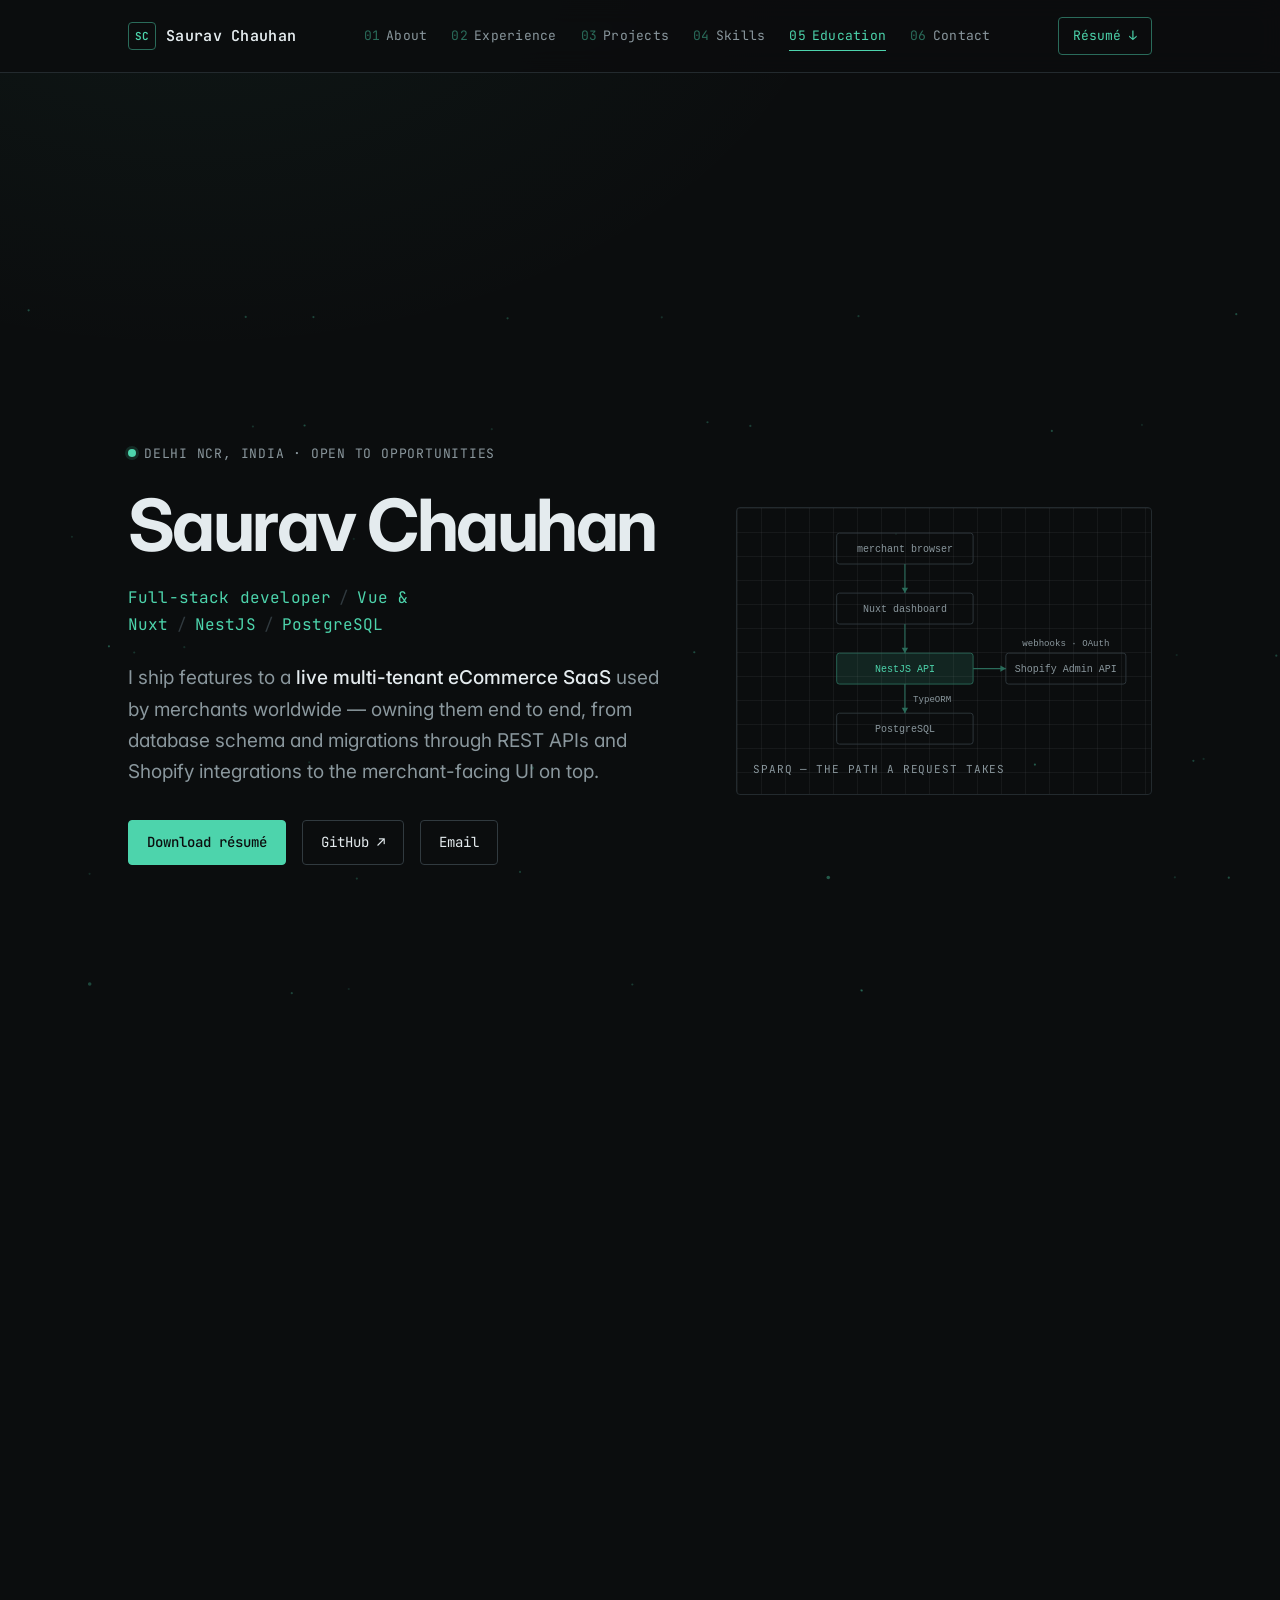
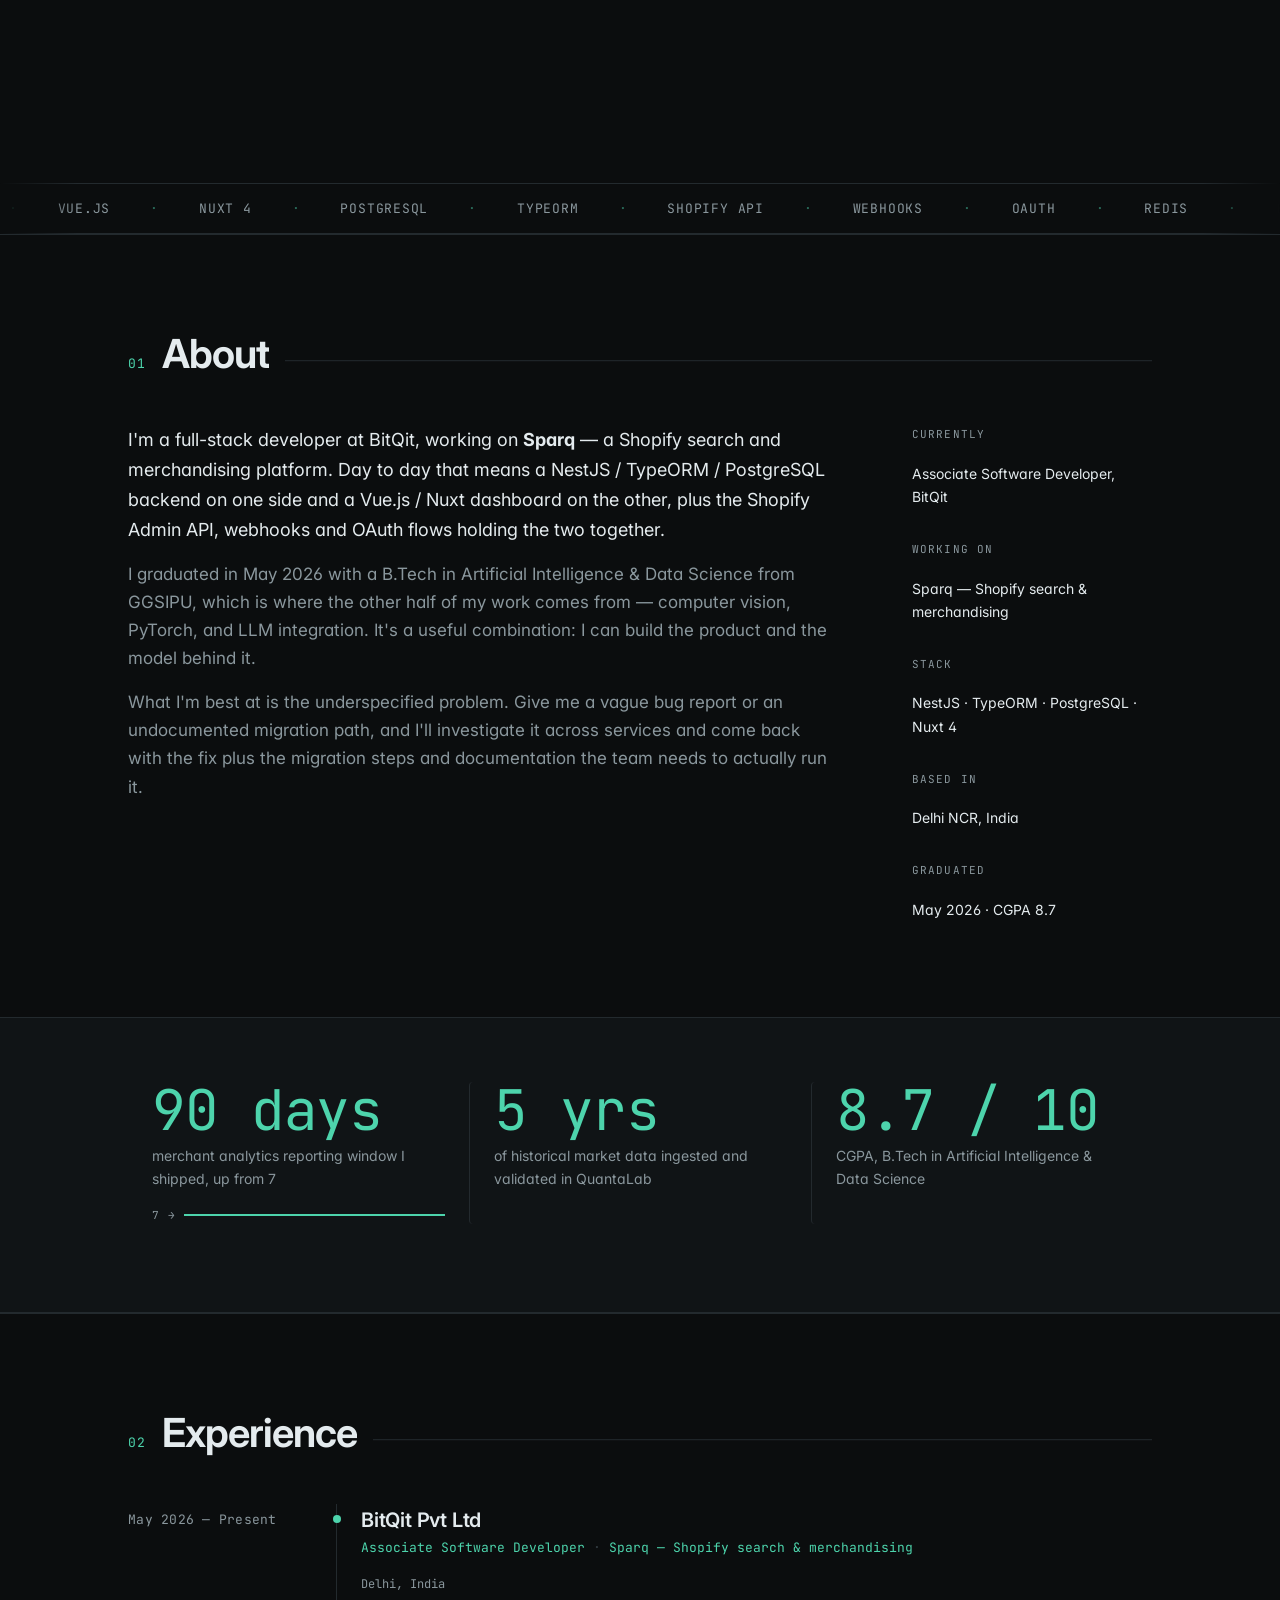
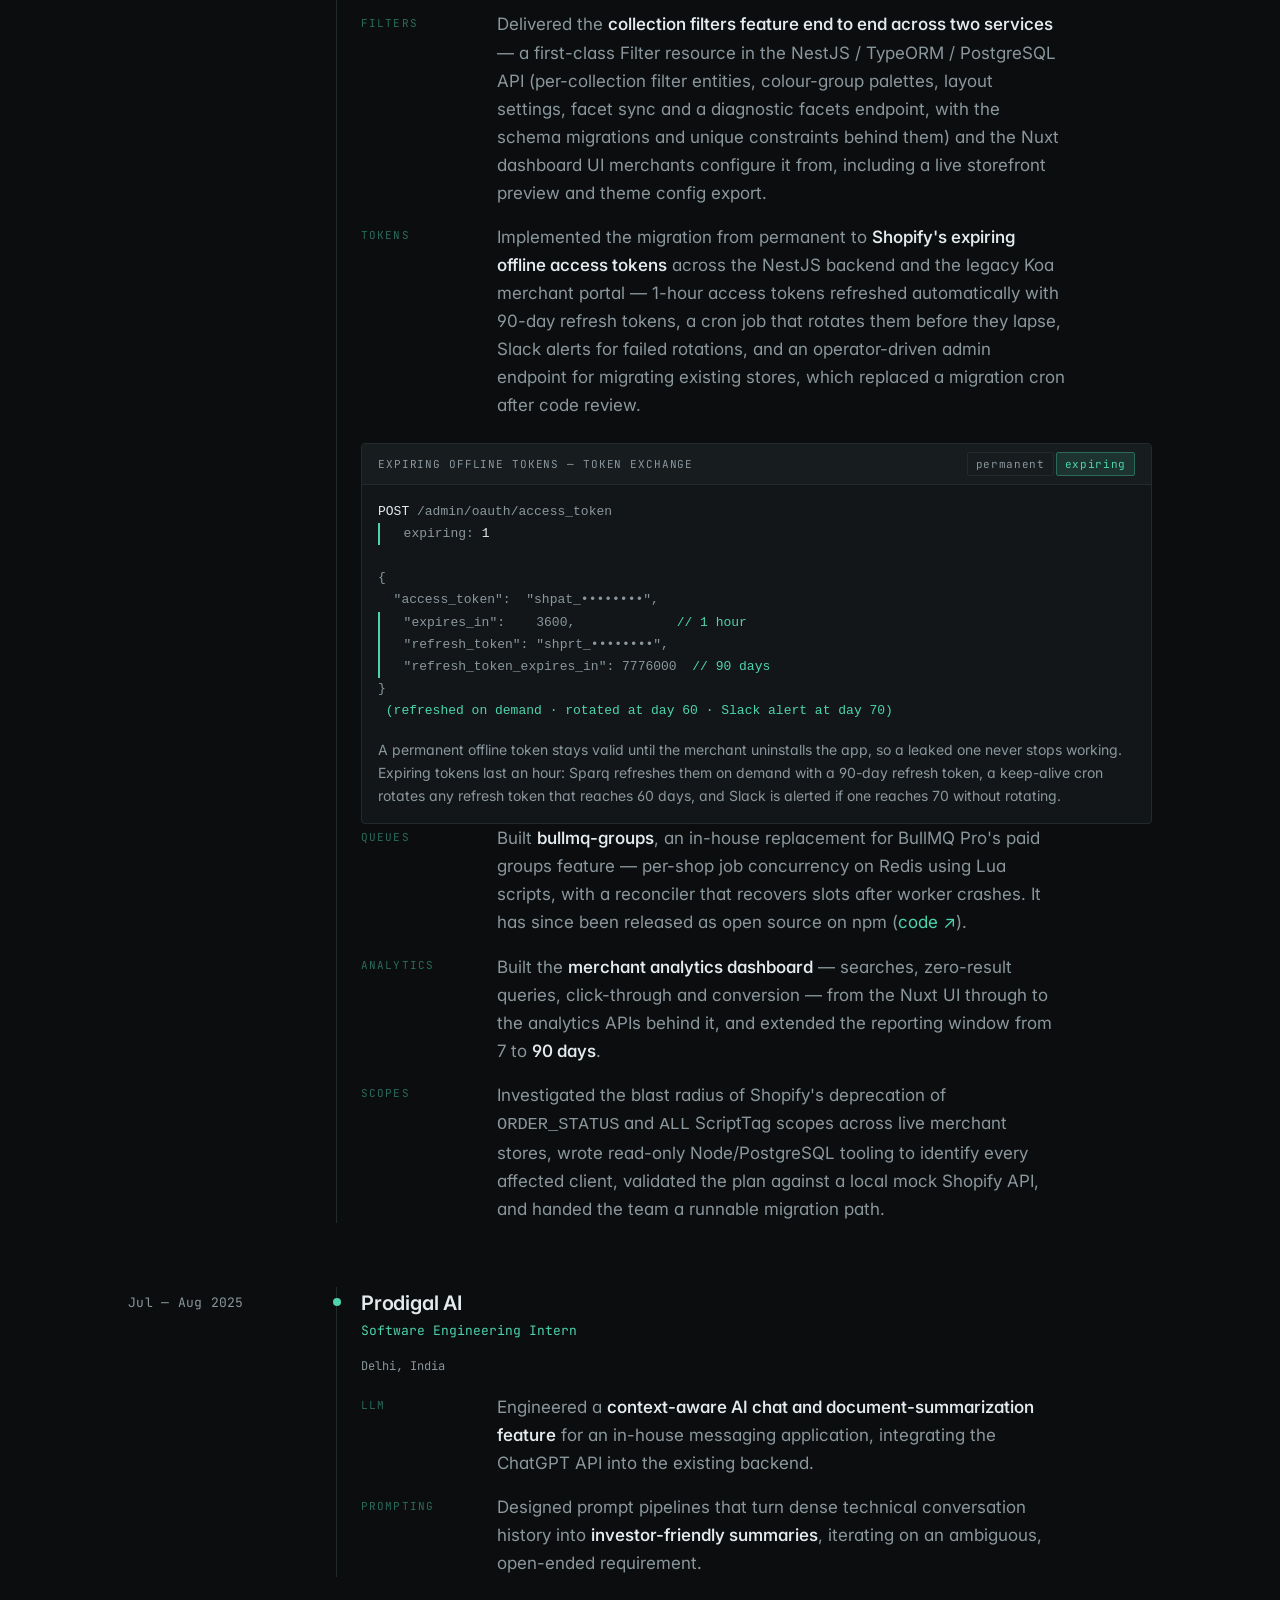
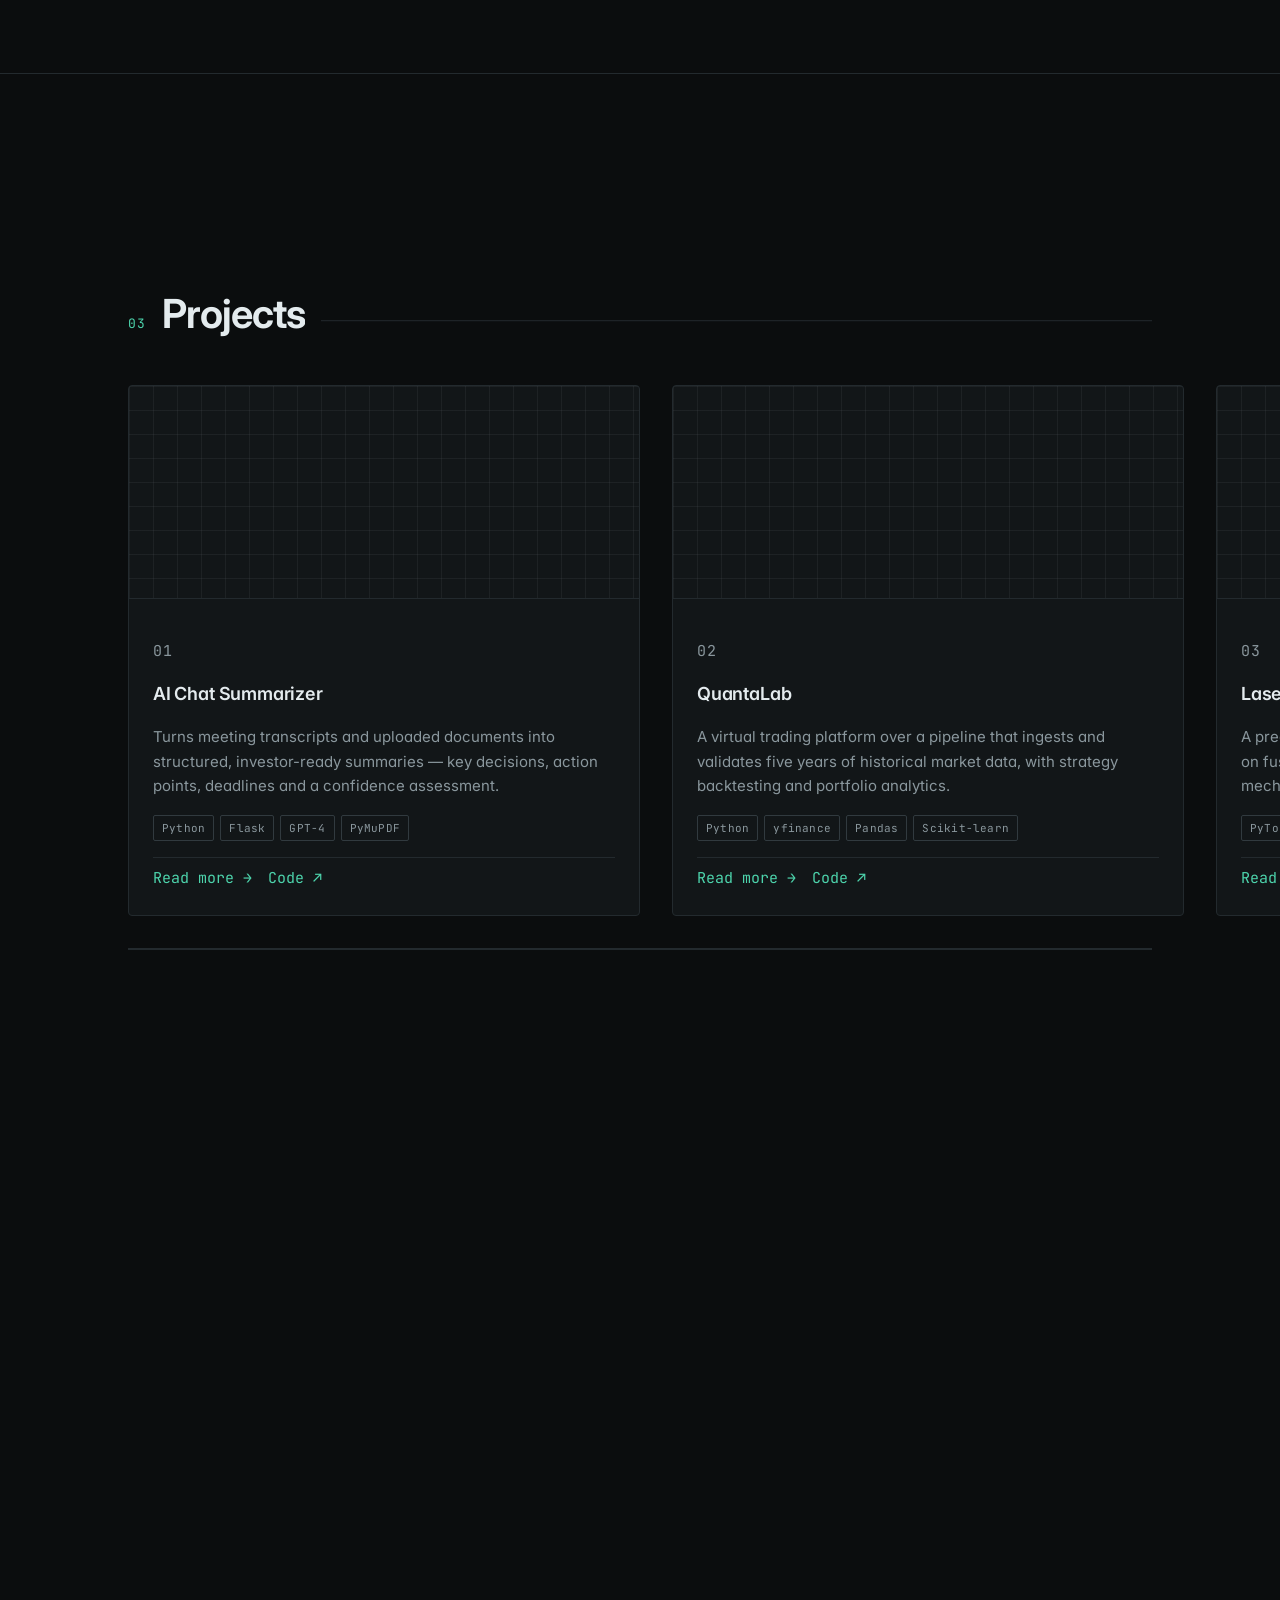
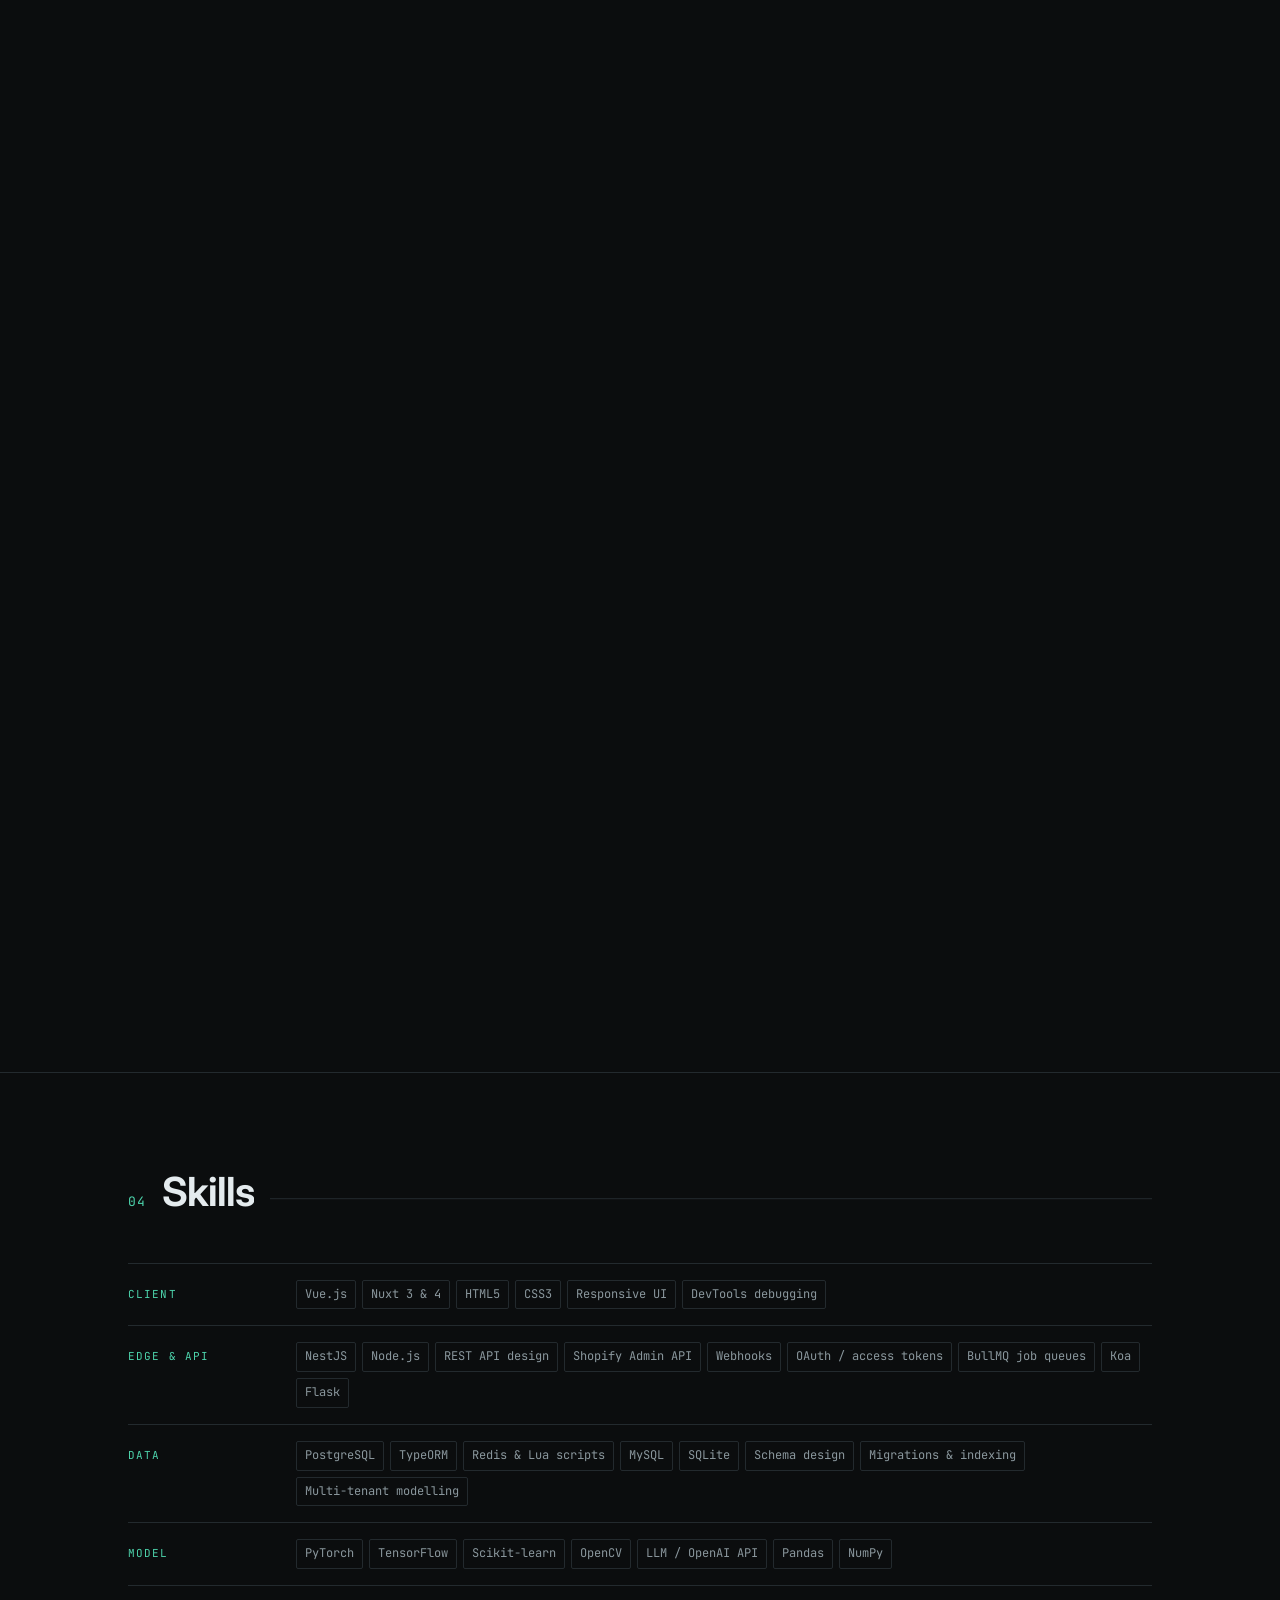
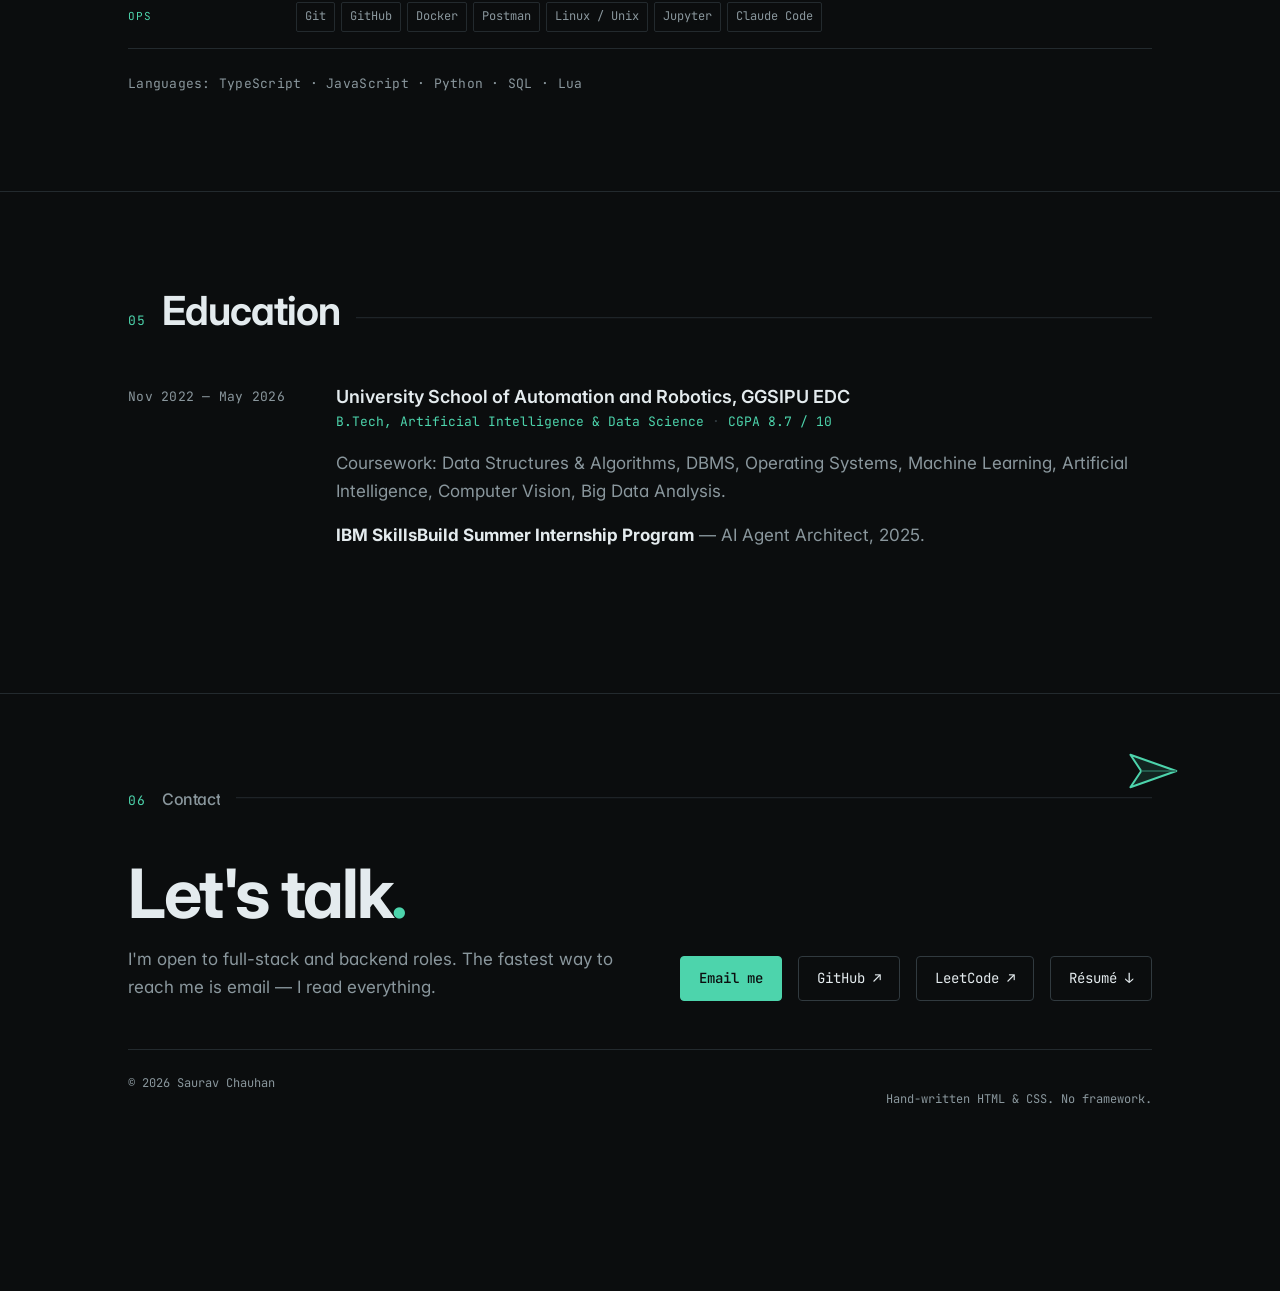
<file: index.html>
<!DOCTYPE html>
<html lang="en" class="no-js">
<head>
<meta charset="utf-8">
<meta name="viewport" content="width=device-width, initial-scale=1">

<!-- Runs before first paint: with JS on, animated elements start hidden and
     main.js brings them in. With JS off, the .no-js rules keep everything visible. -->
<script>document.documentElement.classList.remove("no-js");</script>

<title>Saurav Chauhan — Full-Stack Developer</title>
<meta name="description" content="Full-stack developer shipping features to a live multi-tenant eCommerce SaaS. NestJS, TypeORM and PostgreSQL on the backend; Vue.js and Nuxt on the frontend. Based in Delhi NCR, India.">
<meta name="author" content="Saurav Chauhan">
<link rel="canonical" href="https://sauravchauhan666.github.io/">

<meta property="og:type" content="website">
<meta property="og:url" content="https://sauravchauhan666.github.io/">
<meta property="og:title" content="Saurav Chauhan — Full-Stack Developer">
<meta property="og:description" content="Full-stack developer shipping features to a live multi-tenant eCommerce SaaS. NestJS, TypeORM and PostgreSQL on the backend; Vue.js and Nuxt on the frontend.">
<meta name="twitter:card" content="summary">

<link rel="icon" href="/favicon.svg" type="image/svg+xml">
<meta name="theme-color" content="#0b0d0e">

<link rel="preconnect" href="https://fonts.googleapis.com">
<link rel="preconnect" href="https://fonts.gstatic.com" crossorigin>
<link href="https://fonts.googleapis.com/css2?family=Inter:wght@400;500;600;700&family=JetBrains+Mono:wght@400;500&display=swap" rel="stylesheet">
<link rel="stylesheet" href="/assets/styles.css">

<script type="application/ld+json">
{
  "@context": "https://schema.org",
  "@type": "Person",
  "name": "Saurav Chauhan",
  "jobTitle": "Associate Software Developer",
  "url": "https://sauravchauhan666.github.io/",
  "email": "mailto:2401sauravchauhan@gmail.com",
  "address": { "@type": "PostalAddress", "addressRegion": "Delhi NCR", "addressCountry": "IN" },
  "worksFor": { "@type": "Organization", "name": "BitQit Pvt Ltd" },
  "alumniOf": { "@type": "CollegeOrUniversity", "name": "University School of Automation and Robotics, GGSIPU" },
  "knowsAbout": ["TypeScript", "NestJS", "Vue.js", "Nuxt.js", "PostgreSQL", "Redis", "BullMQ", "Shopify API", "Python", "PyTorch"],
  "sameAs": [
    "https://github.com/SauravChauhan666",
    "https://leetcode.com/u/2401sauravchauhan"
  ]
}
</script>
</head>

<body>
<a class="skip-link" href="#main">Skip to content</a>
<div class="scroll-progress" aria-hidden="true"></div>

<header class="site-header">
  <div class="container">
    <a class="brand" href="/">
      <span class="brand-mark" aria-hidden="true">SC</span>
      <span class="brand-name">Saurav Chauhan</span>
    </a>

    <nav class="nav" aria-label="Sections">
      <a href="#about"><span class="nav-num">01</span>About</a>
      <a href="#experience"><span class="nav-num">02</span>Experience</a>
      <a href="#projects"><span class="nav-num">03</span>Projects</a>
      <a href="#skills"><span class="nav-num">04</span>Skills</a>
      <a href="#education"><span class="nav-num">05</span>Education</a>
      <a href="#contact"><span class="nav-num">06</span>Contact</a>
    </nav>

    <div class="header-actions">
      <a class="btn-resume" href="/resume.pdf" target="_blank" rel="noopener">Résumé ↓</a>
      <button class="nav-toggle" type="button" aria-expanded="false" aria-controls="nav-mobile">Menu</button>
    </div>
  </div>

  <div class="nav-mobile" id="nav-mobile">
    <ul>
      <li><a href="#about">01 &nbsp;About</a></li>
      <li><a href="#experience">02 &nbsp;Experience</a></li>
      <li><a href="#projects">03 &nbsp;Projects</a></li>
      <li><a href="#skills">04 &nbsp;Skills</a></li>
      <li><a href="#education">05 &nbsp;Education</a></li>
      <li><a href="#contact">06 &nbsp;Contact</a></li>
    </ul>
  </div>
</header>

<main id="main">

  <!-- Hero -------------------------------------------------------------- -->
  <!-- The stage is the section; .hero-sticky is the frame that pins inside it.
       The canvas lives in the frame, not the stage — inset:0 against a 190vh
       stage would spread the particle lanes over twice the viewport and seed
       most of them out of sight. -->
  <section class="hero" data-hero-pin>
   <div class="hero-sticky">
    <canvas class="hero-canvas" aria-hidden="true"></canvas>

    <div class="container">
      <div>
        <p class="hero-eyebrow" data-enter>
          <span class="status-dot" aria-hidden="true"></span>
          Delhi NCR, India · Open to opportunities
        </p>

        <h1 data-enter><span class="mask"><span class="mask-inner">Saurav Chauhan</span></span></h1>

        <p class="hero-role" data-enter>
          Full-stack developer<span class="sep">/</span>Vue &amp; Nuxt<span class="sep">/</span>NestJS<span class="sep">/</span>PostgreSQL
        </p>

        <p class="hero-summary" data-enter>
          I ship features to a <strong>live multi-tenant eCommerce SaaS</strong> used by merchants worldwide —
          owning them end to end, from database schema and migrations through REST APIs and Shopify
          integrations to the merchant-facing UI on top.
        </p>

        <div class="hero-actions" data-enter>
          <a class="btn btn-primary" href="/resume.pdf" target="_blank" rel="noopener">Download résumé</a>
          <a class="btn" href="https://github.com/SauravChauhan666" target="_blank" rel="noopener">GitHub ↗</a>
          <a class="btn" href="mailto:2401sauravchauhan@gmail.com">Email</a>
        </div>
      </div>

      <!-- The request path I work across, drawn from the actual stack -->
      <figure class="readout grid-ground" data-enter data-draw>
        <svg viewBox="0 0 420 250" role="img" aria-labelledby="readout-t">
          <title id="readout-t">The Sparq request path: merchant browser to Nuxt dashboard to NestJS API, through TypeORM to PostgreSQL, with the Shopify Admin API alongside</title>
          <g fill="none" stroke="var(--border-lit)" stroke-width="1">
            <rect class="fill station" style="--i:0" x="92" y="10"  width="150" height="34" rx="3"/>
            <rect class="fill station" style="--i:1" x="92" y="76"  width="150" height="34" rx="3"/>
            <rect class="fill station" style="--i:2" x="92" y="142" width="150" height="34" rx="3" fill="var(--accent-soft)" stroke="var(--accent-dim)"/>
            <rect class="fill station" style="--i:4" x="92" y="208" width="150" height="34" rx="3"/>
            <rect class="fill" style="--i:3" x="278" y="142" width="132" height="34" rx="3"/>
          </g>

          <g fill="none" stroke="var(--accent-dim)" stroke-width="1.25">
            <path class="stroke" style="--i:0" pathLength="100" d="M167 44 L167 76"/>
            <path class="stroke" style="--i:1" pathLength="100" d="M167 110 L167 142"/>
            <path class="stroke" style="--i:2" pathLength="100" d="M167 176 L167 208"/>
            <path class="stroke" style="--i:3" pathLength="100" d="M242 159 L278 159"/>
          </g>

          <g fill="var(--accent-dim)">
            <path class="fill" style="--i:0" d="M167 76 l-3.5 -6 h7 z"/>
            <path class="fill" style="--i:1" d="M167 142 l-3.5 -6 h7 z"/>
            <path class="fill" style="--i:2" d="M167 208 l-3.5 -6 h7 z"/>
            <path class="fill" style="--i:3" d="M278 159 l-6 -3.5 v7 z"/>
          </g>

          <g font-family="ui-monospace, monospace" font-size="11" fill="var(--muted)" text-anchor="middle">
            <text class="fill" style="--i:0" x="167" y="31">merchant browser</text>
            <text class="fill" style="--i:1" x="167" y="97">Nuxt dashboard</text>
            <text class="fill" style="--i:2" x="167" y="163" fill="var(--accent)">NestJS API</text>
            <text class="fill" style="--i:4" x="167" y="229">PostgreSQL</text>
            <text class="fill" style="--i:3" x="344" y="163">Shopify Admin API</text>
          </g>

          <g font-family="ui-monospace, monospace" font-size="10" fill="var(--muted)">
            <text class="fill" style="--i:2" x="176" y="196" text-anchor="start">TypeORM</text>
            <text class="fill" style="--i:3" x="344" y="134" text-anchor="middle">webhooks · OAuth</text>
          </g>

          <!-- The spine the packet rides: browser centre down to PostgreSQL centre.
               Never painted — it exists only to be sampled by getPointAtLength(),
               which keeps the geometry in the markup instead of in JS. -->
          <path class="packet-path" d="M167 27 L167 225" fill="none" stroke="none"/>

          <g class="packet" aria-hidden="true">
            <circle class="packet-halo" r="9"/>
            <circle class="packet-core" r="3.5"/>
            <text class="packet-label" x="-81" y="3" text-anchor="end"></text>
          </g>
        </svg>
        <figcaption>Sparq — the path a request takes</figcaption>
      </figure>
    </div>
   </div>
  </section>

  <!-- Tech marquee ------------------------------------------------------ -->
  <div class="marquee" aria-hidden="true">
    <div class="marquee-track">
      <div class="marquee-group">
        <span>TypeScript</span><span>NestJS</span><span>Vue.js</span><span>Nuxt 4</span>
        <span>PostgreSQL</span><span>TypeORM</span><span>Shopify API</span><span>Webhooks</span>
        <span>OAuth</span><span>Redis</span><span>BullMQ</span><span>Python</span><span>PyTorch</span><span>OpenCV</span>
        <span>Docker</span><span>Linux</span>
      </div>
      <div class="marquee-group">
        <span>TypeScript</span><span>NestJS</span><span>Vue.js</span><span>Nuxt 4</span>
        <span>PostgreSQL</span><span>TypeORM</span><span>Shopify API</span><span>Webhooks</span>
        <span>OAuth</span><span>Redis</span><span>BullMQ</span><span>Python</span><span>PyTorch</span><span>OpenCV</span>
        <span>Docker</span><span>Linux</span>
      </div>
    </div>
  </div>

  <!-- About -------------------------------------------------------------- -->
  <section class="section" id="about">
    <div class="container">
      <div class="section-head">
        <span class="section-num">01</span>
        <h2>About</h2>
        <span class="section-rule" aria-hidden="true"></span>
      </div>

      <div class="with-rail">
        <div class="prose reveal">
          <p class="lead">
            I'm a full-stack developer at BitQit, working on <strong>Sparq</strong> — a Shopify search and
            merchandising platform. Day to day that means a NestJS / TypeORM / PostgreSQL backend on one side
            and a Vue.js / Nuxt dashboard on the other, plus the Shopify Admin API, webhooks and OAuth flows
            holding the two together.
          </p>
          <p class="muted">
            I graduated in May 2026 with a B.Tech in Artificial Intelligence &amp; Data Science from GGSIPU, which is where the
            other half of my work comes from — computer vision, PyTorch, and LLM integration. It's a useful
            combination: I can build the product and the model behind it.
          </p>
          <p class="muted">
            What I'm best at is the underspecified problem. Give me a vague bug report or an undocumented
            migration path, and I'll investigate it across services and come back with the fix plus the
            migration steps and documentation the team needs to actually run it.
          </p>
        </div>

        <aside class="rail reveal" data-reveal="rail">
          <dl>
            <dt class="micro">Currently</dt>
            <dd>Associate Software Developer, BitQit</dd>
            <dt class="micro">Working on</dt>
            <dd>Sparq — Shopify search &amp; merchandising</dd>
            <dt class="micro">Stack</dt>
            <dd>NestJS · TypeORM · PostgreSQL · Nuxt 4</dd>
            <dt class="micro">Based in</dt>
            <dd>Delhi NCR, India</dd>
            <dt class="micro">Graduated</dt>
            <dd>May 2026 · CGPA 8.7</dd>
          </dl>
        </aside>
      </div>
    </div>
  </section>

  <!-- Measurement band --------------------------------------------------- -->
  <section class="plate" aria-label="By the numbers">
    <div class="container">
      <div class="metrics" data-stagger>
        <div class="metric" data-bar>
          <p class="metric-value odo" data-odo="90" data-suffix=" days" data-count-manual></p>
          <p class="metric-label">merchant analytics reporting window I shipped, up from 7</p>
          <p class="bar">
            <span class="micro">7 →</span>
            <span class="bar-track"><span class="bar-fill"></span></span>
          </p>
        </div>
        <div class="metric">
          <p class="metric-value odo" data-odo="5" data-suffix=" yrs"></p>
          <p class="metric-label">of historical market data ingested and validated in QuantaLab</p>
        </div>
        <div class="metric">
          <p class="metric-value odo" data-odo="8.7" data-suffix=" / 10"></p>
          <p class="metric-label">CGPA, B.Tech in Artificial Intelligence &amp; Data Science</p>
        </div>
      </div>
    </div>
  </section>

  <!-- Experience --------------------------------------------------------- -->
  <section class="section" id="experience">
    <div class="container">
      <div class="section-head">
        <span class="section-num">02</span>
        <h2>Experience</h2>
        <span class="section-rule" aria-hidden="true"></span>
      </div>

      <div class="timeline" data-stagger>

        <article class="job">
          <p class="job-date">May 2026 — Present</p>
          <div class="job-body">
            <h3>BitQit Pvt Ltd</h3>
            <p class="job-role">
              Associate Software Developer<span class="sep">·</span>Sparq — Shopify search &amp; merchandising
            </p>
            <p class="job-meta">Delhi, India</p>

            <ul class="bullets">
              <li class="k">
                <span class="kicker">Filters</span>
                <span>Delivered the <strong>collection filters feature end to end across two services</strong> — a
                  first-class Filter resource in the NestJS / TypeORM / PostgreSQL API (per-collection filter
                  entities, colour-group palettes, layout settings, facet sync and a diagnostic facets endpoint,
                  with the schema migrations and unique constraints behind them) and the Nuxt dashboard UI
                  merchants configure it from, including a live storefront preview and theme config export.</span>
              </li>
              <li class="k">
                <span class="kicker">Tokens</span>
                <span>Implemented the migration from permanent to <strong>Shopify's expiring offline access
                  tokens</strong> across the NestJS backend and the legacy Koa merchant portal — 1-hour access
                  tokens refreshed automatically with 90-day refresh tokens, a cron job that rotates them before
                  they lapse, Slack alerts for failed rotations, and an operator-driven admin endpoint for
                  migrating existing stores, which replaced a migration cron after code review.</span>
              </li>
            </ul>

            <!-- Before/after of the token exchange. Reuses the console's two states:
                 "vulnerable" = permanent token, "patched" = expiring token.
                 Ships in the expiring state, so JS-off and reduced motion show the result. -->
            <figure class="console" data-console data-state="patched">
              <div class="console-bar">
                <span class="console-title">expiring offline tokens — token exchange</span>
                <span class="console-tabs" role="tablist" aria-label="Token type">
                  <button type="button" role="tab" data-set="vulnerable" aria-selected="false" tabindex="-1">permanent</button>
                  <button type="button" role="tab" data-set="patched" aria-selected="true" tabindex="0">expiring</button>
                </span>
              </div>

              <pre class="console-body"><code><span class="ln"><span class="kw">POST</span> /admin/oauth/access_token</span><span class="ln ln--fix">  expiring: <span class="kw">1</span></span><span class="ln"> </span><span class="row">{</span><span class="row">  "access_token":  "shpat_••••••••",</span><span class="row row--foreign">  <span class="leak">// never expires: valid until the app is uninstalled</span></span><span class="ln ln--fix">  "expires_in":    3600,             <span class="ok">// 1 hour</span></span><span class="ln ln--fix">  "refresh_token": "shprt_••••••••",</span><span class="ln ln--fix">  "refresh_token_expires_in": 7776000  <span class="ok">// 90 days</span></span><span class="row">}</span><span class="console-count"><span class="c1"> (stored once, never rotated)</span><span class="c2 ok"> (refreshed on demand · rotated at day 60 · Slack alert at day 70)</span></span></code></pre>

              <figcaption>
                A permanent offline token stays valid until the merchant uninstalls the app, so a leaked one never
                stops working. Expiring tokens last an hour: Sparq refreshes them on demand with a 90-day refresh
                token, a keep-alive cron rotates any refresh token that reaches 60 days, and Slack is alerted if
                one reaches 70 without rotating.
              </figcaption>
            </figure>

            <ul class="bullets">
              <li class="k">
                <span class="kicker">Queues</span>
                <span>Built <strong>bullmq-groups</strong>, an in-house replacement for BullMQ Pro's paid groups
                  feature — per-shop job concurrency on Redis using Lua scripts, with a reconciler that recovers
                  slots after worker crashes. It has since been released as open source on npm
                  (<a href="https://github.com/sparq-ai/bullmq-groups" target="_blank" rel="noopener">code ↗</a>).</span>
              </li>
              <li class="k">
                <span class="kicker">Analytics</span>
                <span>Built the <strong>merchant analytics dashboard</strong> — searches, zero-result queries,
                  click-through and conversion — from the Nuxt UI through to the analytics APIs behind it, and
                  extended the reporting window from 7 to <strong>90 days</strong>.</span>
              </li>
              <li class="k">
                <span class="kicker">Scopes</span>
                <span>Investigated the blast radius of Shopify's deprecation of <code>ORDER_STATUS</code> and
                  <code>ALL</code> ScriptTag scopes across live merchant stores, wrote read-only
                  Node/PostgreSQL tooling to identify every affected client, validated the plan against a local
                  mock Shopify API, and handed the team a runnable migration path.</span>
              </li>
            </ul>
          </div>
        </article>

        <article class="job">
          <p class="job-date">Jul — Aug 2025</p>
          <div class="job-body">
            <h3>Prodigal AI</h3>
            <p class="job-role">Software Engineering Intern</p>
            <p class="job-meta">Delhi, India</p>

            <ul class="bullets">
              <li class="k">
                <span class="kicker">LLM</span>
                <span>Engineered a <strong>context-aware AI chat and document-summarization feature</strong> for
                  an in-house messaging application, integrating the ChatGPT API into the existing backend.</span>
              </li>
              <li class="k">
                <span class="kicker">Prompting</span>
                <span>Designed prompt pipelines that turn dense technical conversation history into
                  <strong>investor-friendly summaries</strong>, iterating on an ambiguous, open-ended requirement.</span>
              </li>
            </ul>
          </div>
        </article>

      </div>
    </div>
  </section>

  <!-- Projects — pinned horizontal stage --------------------------------- -->
  <section class="section pin-stage" id="projects" data-pin>
    <div class="pin-sticky">
      <div class="container">
        <div class="section-head">
          <span class="section-num">03</span>
          <h2>Projects</h2>
          <span class="section-rule" aria-hidden="true"></span>
        </div>

        <div class="pin-track" data-stagger>

          <article class="card">
            <div class="card-face grid-ground" data-draw aria-hidden="true">
              <svg viewBox="0 0 320 180">
                <g fill="none" stroke="var(--border-lit)" stroke-width="1">
                  <rect class="fill" style="--i:0" x="24" y="40" width="66" height="86" rx="2"/>
                  <rect class="fill" style="--i:4" x="212" y="40" width="84" height="86" rx="2"/>
                </g>
                <g stroke="var(--muted)" stroke-width="1" opacity="0.5">
                  <path class="stroke" style="--i:0" pathLength="100" d="M34 56 H80"/>
                  <path class="stroke" style="--i:1" pathLength="100" d="M34 68 H80"/>
                  <path class="stroke" style="--i:1" pathLength="100" d="M34 80 H68"/>
                  <path class="stroke" style="--i:2" pathLength="100" d="M34 92 H80"/>
                  <path class="stroke" style="--i:2" pathLength="100" d="M34 104 H60"/>
                </g>
                <g fill="none" stroke="var(--accent-dim)" stroke-width="1.25">
                  <path class="stroke" style="--i:3" pathLength="100" d="M90 83 H140"/>
                  <rect class="fill" style="--i:3" x="140" y="66" width="52" height="34" rx="3" fill="var(--accent-soft)"/>
                  <path class="stroke" style="--i:4" pathLength="100" d="M192 83 H212"/>
                </g>
                <g stroke="var(--accent)" stroke-width="2">
                  <path class="stroke" style="--i:5" pathLength="100" d="M222 58 H286"/>
                  <path class="stroke" style="--i:6" pathLength="100" d="M222 76 H268"/>
                  <path class="stroke" style="--i:7" pathLength="100" d="M222 94 H278"/>
                  <path class="stroke" style="--i:8" pathLength="100" d="M222 112 H252"/>
                </g>
                <text class="fill" style="--i:3" x="166" y="87" font-family="ui-monospace, monospace" font-size="10" fill="var(--accent)" text-anchor="middle">GPT-4</text>
              </svg>
            </div>
            <p class="card-index">01</p>
            <h3><a href="/projects/ai-chat-summarizer.html">AI Chat Summarizer</a></h3>
            <p>
              Turns meeting transcripts and uploaded documents into structured, investor-ready summaries —
              key decisions, action points, deadlines and a confidence assessment.
            </p>
            <ul class="tags"><li>Python</li><li>Flask</li><li>GPT-4</li><li>PyMuPDF</li></ul>
            <p class="card-links">
              <a href="/projects/ai-chat-summarizer.html">Read more →</a>
              <a href="https://github.com/SauravChauhan666/AI-Chat-Summarizer" target="_blank" rel="noopener">Code ↗</a>
            </p>
          </article>

          <article class="card">
            <div class="card-face grid-ground" data-draw aria-hidden="true">
              <svg viewBox="0 0 320 180">
                <g stroke="var(--border-lit)" stroke-width="1" opacity="0.6">
                  <path class="stroke" style="--i:0" pathLength="100" d="M20 150 H300"/>
                </g>
                <g fill="var(--accent-dim)">
                  <rect class="fx-candle" style="--i:0" x="34"  y="104" width="8" height="40"/>
                  <rect class="fx-candle" style="--i:1" x="60"  y="92"  width="8" height="52"/>
                  <rect class="fx-candle" style="--i:2" x="86"  y="110" width="8" height="34"/>
                  <rect class="fx-candle" style="--i:3" x="112" y="76"  width="8" height="68"/>
                  <rect class="fx-candle" style="--i:4" x="138" y="88"  width="8" height="56"/>
                  <rect class="fx-candle" style="--i:5" x="164" y="60"  width="8" height="84"/>
                  <rect class="fx-candle" style="--i:6" x="190" y="72"  width="8" height="72"/>
                  <rect class="fx-candle" style="--i:7" x="216" y="46"  width="8" height="98"/>
                  <rect class="fx-candle" style="--i:8" x="242" y="58"  width="8" height="86"/>
                  <rect class="fx-candle" style="--i:9" x="268" y="34"  width="8" height="110"/>
                </g>
                <g fill="none" stroke="var(--accent)" stroke-width="1.75">
                  <path class="stroke" style="--i:12" pathLength="100"
                        d="M38 122 L64 112 L90 124 L116 98 L142 106 L168 82 L194 90 L220 66 L246 74 L272 50"/>
                </g>
                <text class="fill" style="--i:13" x="20" y="26" font-family="ui-monospace, monospace" font-size="10" fill="var(--muted)">5Y VALIDATED</text>
              </svg>
            </div>
            <p class="card-index">02</p>
            <h3><a href="/projects/quantalab.html">QuantaLab</a></h3>
            <p>
              A virtual trading platform over a pipeline that ingests and validates five years of historical
              market data, with strategy backtesting and portfolio analytics.
            </p>
            <ul class="tags"><li>Python</li><li>yfinance</li><li>Pandas</li><li>Scikit-learn</li></ul>
            <p class="card-links">
              <a href="/projects/quantalab.html">Read more →</a>
              <a href="https://github.com/MrParindiyal/quantalab" target="_blank" rel="noopener">Code ↗</a>
            </p>
          </article>

          <article class="card">
            <div class="card-face grid-ground" data-draw aria-hidden="true">
              <svg viewBox="0 0 320 180">
                <g fill="none" stroke="var(--border-lit)" stroke-width="1">
                  <path class="stroke" style="--i:0" pathLength="100" d="M30 150 C70 120 60 70 96 44"/>
                  <path class="stroke" style="--i:1" pathLength="100" d="M120 150 C150 118 142 74 176 48"/>
                  <path class="stroke" style="--i:2" pathLength="100" d="M212 150 C240 122 236 78 268 52"/>
                </g>
                <g class="mask-layer" fill="var(--accent-soft)" stroke="var(--accent)" stroke-width="1">
                  <ellipse cx="72"  cy="104" rx="17" ry="11"/>
                  <ellipse cx="158" cy="88"  rx="15" ry="10"/>
                  <ellipse cx="248" cy="112" rx="16" ry="10"/>
                </g>
                <rect class="fx-scan" x="24" y="20" width="2" height="140" fill="var(--accent)"/>
                <text class="fill" style="--i:4" x="24" y="172" font-family="ui-monospace, monospace" font-size="10" fill="var(--muted)">RGB + NIR · UNet</text>
              </svg>
            </div>
            <p class="card-index">03</p>
            <h3><a href="/projects/weed-detection.html">Laser-Based Weed Detection</a></h3>
            <p>
              A precision-agriculture system that segments weeds from crops on fused RGB + NIR imagery and
              drives a laser removal mechanism in real time.
            </p>
            <ul class="tags"><li>PyTorch</li><li>OpenCV</li><li>UNet</li><li>RGB + NIR</li></ul>
            <p class="card-links">
              <a href="/projects/weed-detection.html">Read more →</a>
              <a href="https://github.com/SauravChauhan666/Laser-based-weed-detection" target="_blank" rel="noopener">Code ↗</a>
            </p>
          </article>

        </div>

        <div class="pin-progress" aria-hidden="true"><span></span></div>
      </div>
    </div>
  </section>

  <!-- Skills as architecture layers -------------------------------------- -->
  <section class="section" id="skills">
    <div class="container">
      <div class="section-head">
        <span class="section-num">04</span>
        <h2>Skills</h2>
        <span class="section-rule" aria-hidden="true"></span>
      </div>

      <div data-stagger>
        <div class="layer">
          <p class="layer-name">Client</p>
          <ul><li>Vue.js</li><li>Nuxt 3 &amp; 4</li><li>HTML5</li><li>CSS3</li><li>Responsive UI</li><li>DevTools debugging</li></ul>
        </div>
        <div class="layer">
          <p class="layer-name">Edge &amp; API</p>
          <ul><li>NestJS</li><li>Node.js</li><li>REST API design</li><li>Shopify Admin API</li><li>Webhooks</li><li>OAuth / access tokens</li><li>BullMQ job queues</li><li>Koa</li><li>Flask</li></ul>
        </div>
        <div class="layer">
          <p class="layer-name">Data</p>
          <ul><li>PostgreSQL</li><li>TypeORM</li><li>Redis &amp; Lua scripts</li><li>MySQL</li><li>SQLite</li><li>Schema design</li><li>Migrations &amp; indexing</li><li>Multi-tenant modelling</li></ul>
        </div>
        <div class="layer">
          <p class="layer-name">Model</p>
          <ul><li>PyTorch</li><li>TensorFlow</li><li>Scikit-learn</li><li>OpenCV</li><li>LLM / OpenAI API</li><li>Pandas</li><li>NumPy</li></ul>
        </div>
        <div class="layer">
          <p class="layer-name">Ops</p>
          <ul><li>Git</li><li>GitHub</li><li>Docker</li><li>Postman</li><li>Linux / Unix</li><li>Jupyter</li><li>Claude Code</li></ul>
        </div>
      </div>

      <p class="muted mono" style="margin-top: 1.5rem;">
        Languages: TypeScript · JavaScript · Python · SQL · Lua
      </p>
    </div>
  </section>

  <!-- Education ---------------------------------------------------------- -->
  <section class="section" id="education">
    <div class="container">
      <div class="section-head">
        <span class="section-num">05</span>
        <h2>Education</h2>
        <span class="section-rule" aria-hidden="true"></span>
      </div>

      <div class="edu reveal">
        <p class="job-date">Nov 2022 — May 2026</p>
        <div>
          <h3>University School of Automation and Robotics, GGSIPU EDC</h3>
          <p class="job-role">B.Tech, Artificial Intelligence &amp; Data Science<span class="sep">·</span>CGPA 8.7 / 10</p>
          <p class="muted">
            Coursework: Data Structures &amp; Algorithms, DBMS, Operating Systems, Machine Learning,
            Artificial Intelligence, Computer Vision, Big Data Analysis.
          </p>
          <p class="muted" style="margin-top: 1rem;">
            <strong style="color: var(--text);">IBM SkillsBuild Summer Internship Program</strong> —
            AI Agent Architect, 2025.
          </p>
        </div>
      </div>
    </div>
  </section>

</main>

<!-- Contact / footer ----------------------------------------------------- -->
<footer class="site-footer" id="contact">
  <div class="container">
    <div class="section-head">
      <span class="section-num">06</span>
      <h2 style="font-size: 1rem; font-weight: 500; color: var(--muted);">Contact</h2>
      <span class="section-rule" aria-hidden="true"></span>
    </div>

    <div class="footer-top">
      <div>
        <h2>Let's talk<span class="tail">.</span></h2>
        <p class="muted prose">
          I'm open to full-stack and backend roles. The fastest way to reach me is email — I read everything.
        </p>
      </div>

      <ul class="contact-links">
        <li><a class="btn btn-primary" href="mailto:2401sauravchauhan@gmail.com">Email me</a></li>
        <li><a class="btn" href="https://github.com/SauravChauhan666" target="_blank" rel="noopener">GitHub ↗</a></li>
        <li><a class="btn" href="https://leetcode.com/u/2401sauravchauhan" target="_blank" rel="noopener">LeetCode ↗</a></li>
        <li><a class="btn" href="/resume.pdf" target="_blank" rel="noopener">Résumé ↓</a></li>
      </ul>
    </div>

    <div class="footer-bottom">
      <p>© 2026 Saurav Chauhan</p>
      <p>Hand-written HTML &amp; CSS. No framework.</p>
    </div>
  </div>
</footer>

<script src="/assets/main.js" defer></script>
</body>
</html>
</file>
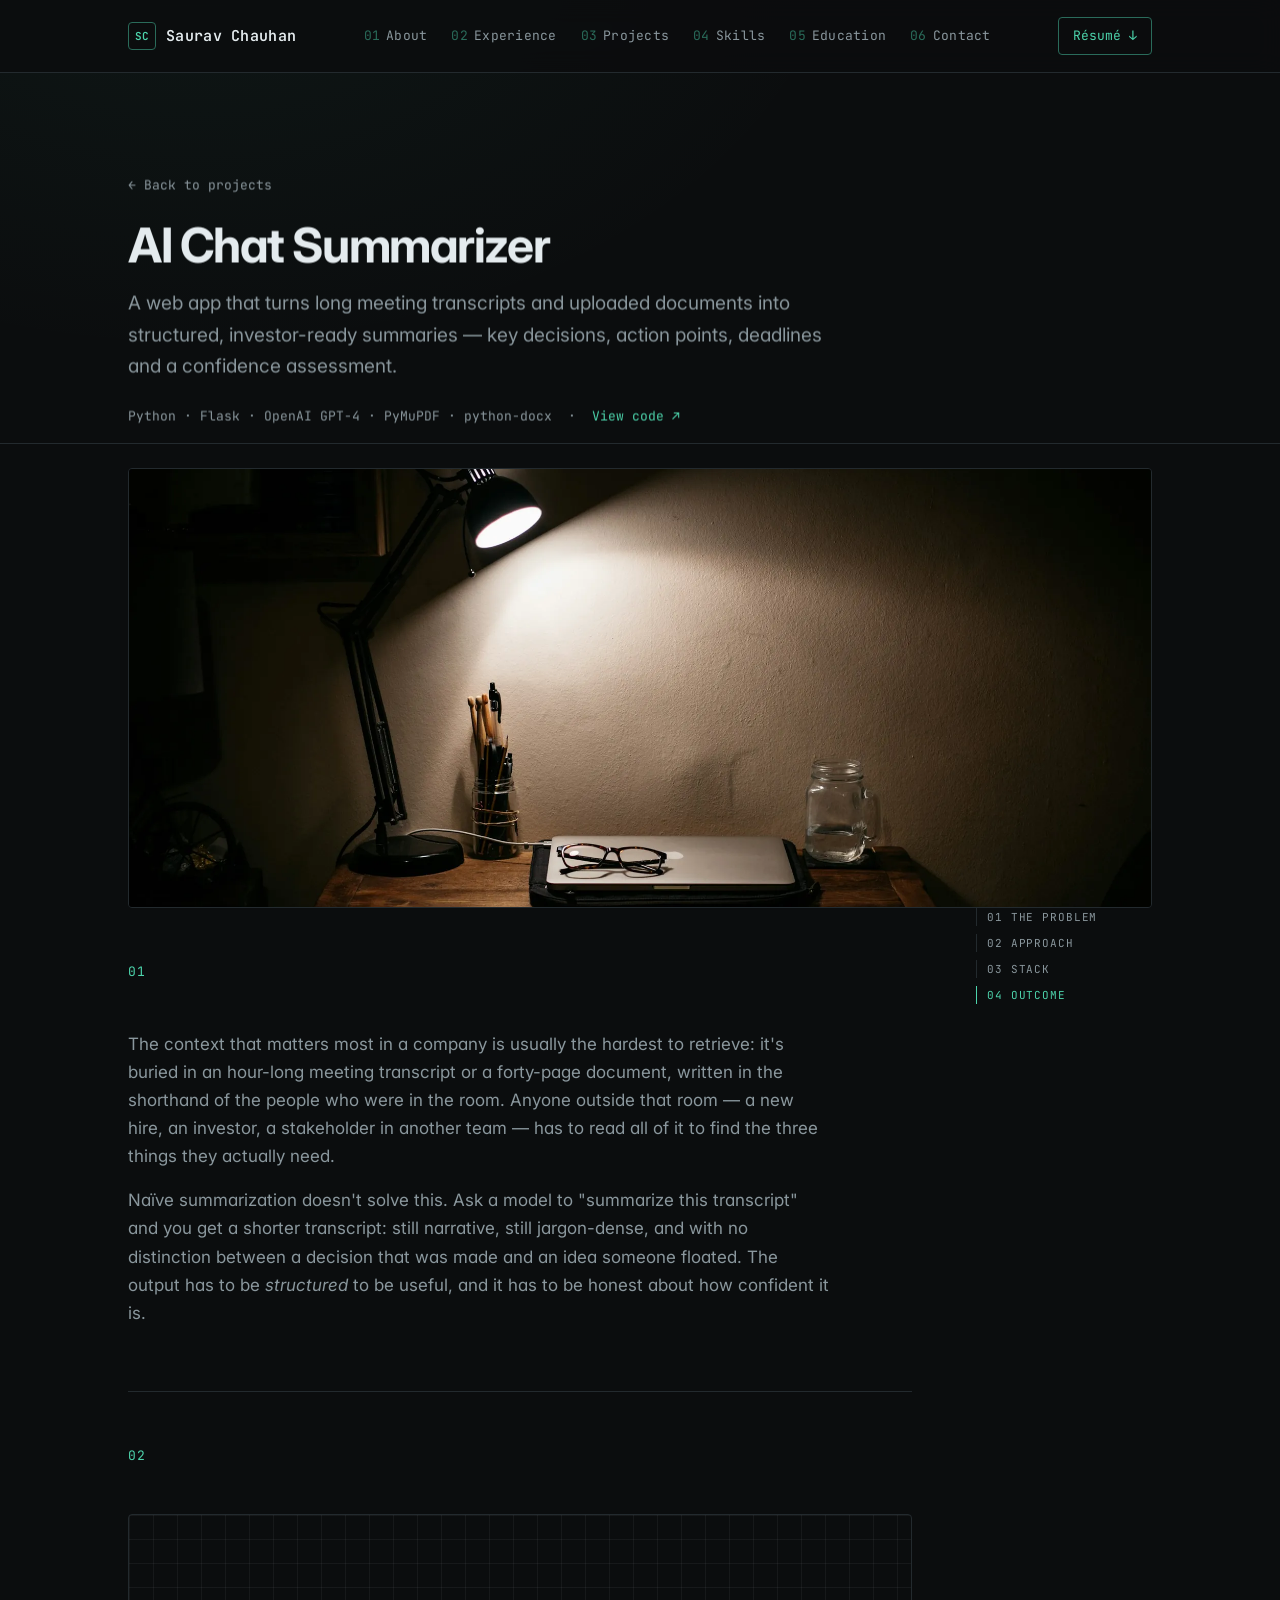
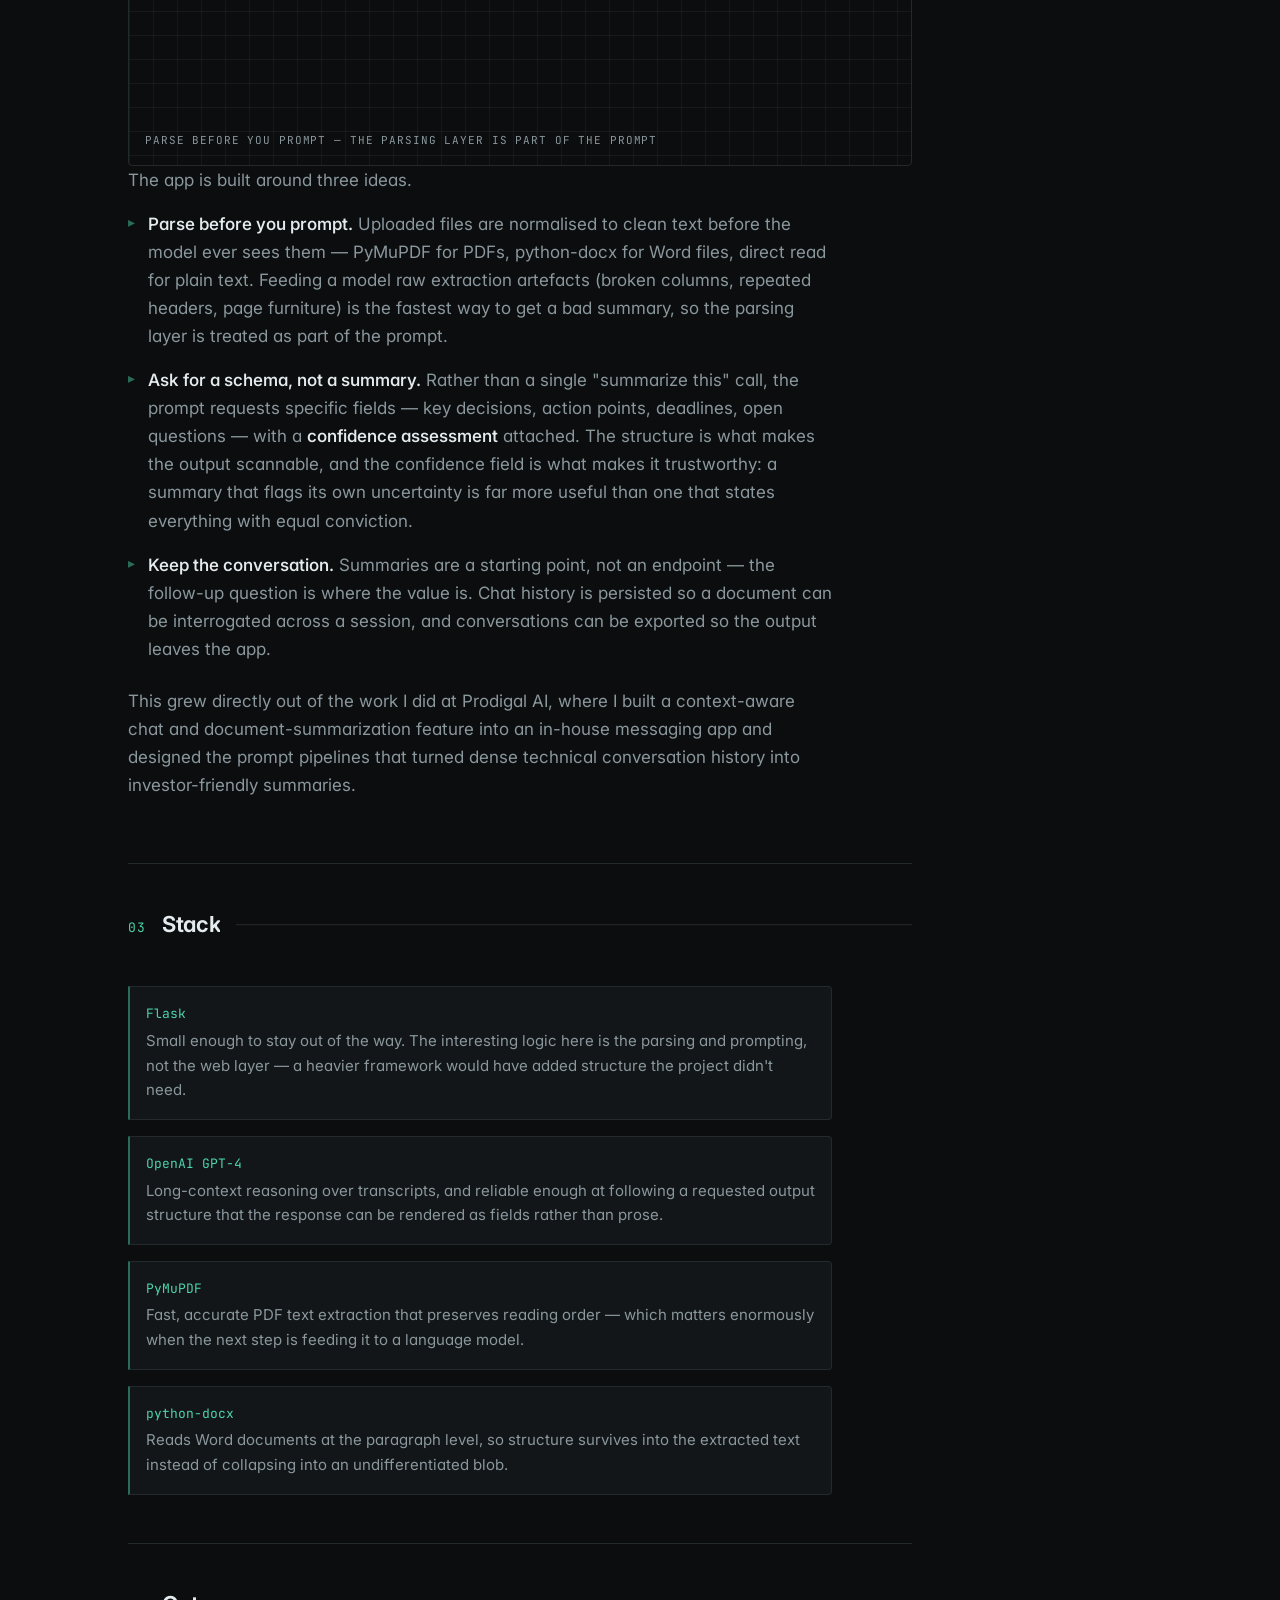
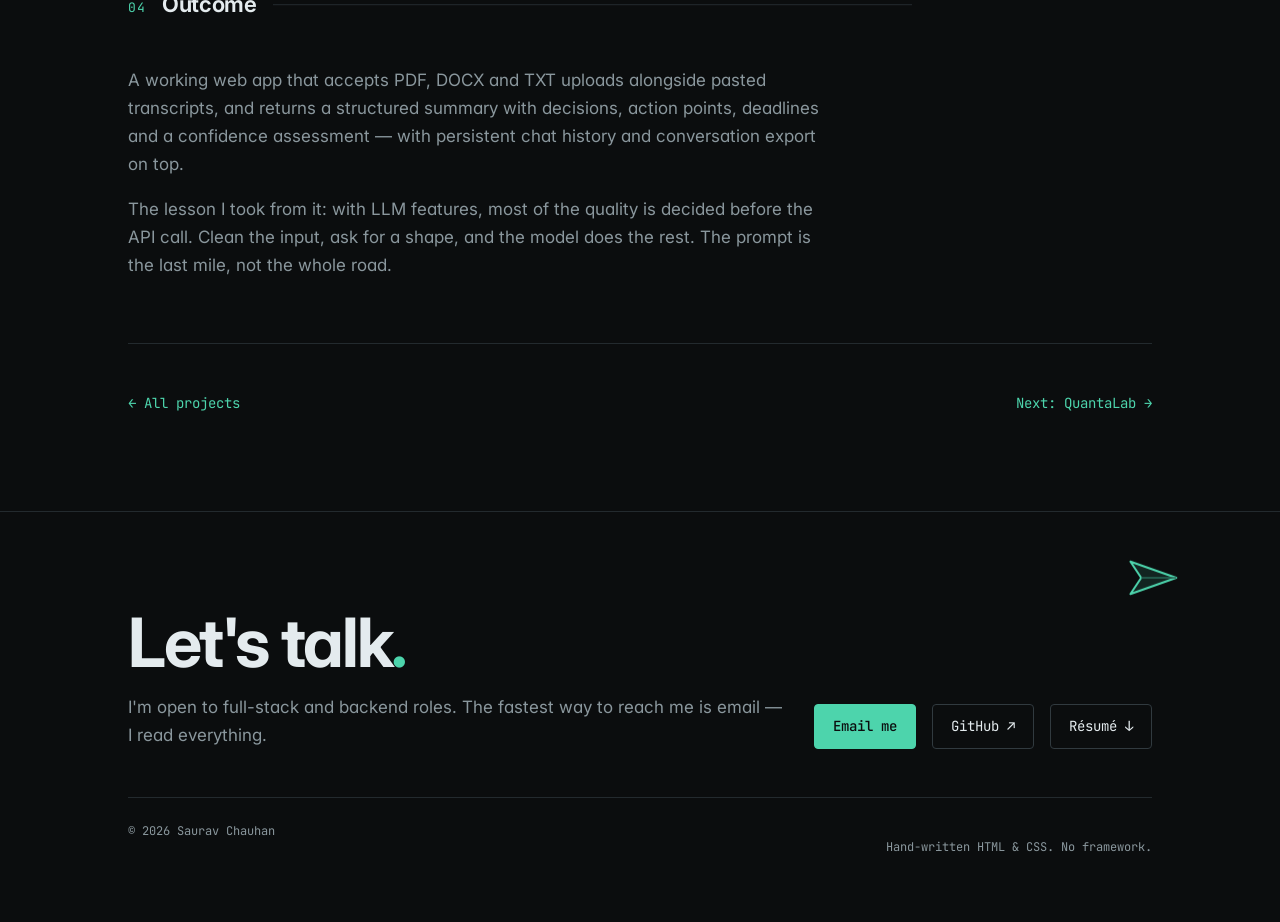
<file: projects/ai-chat-summarizer.html>
<!DOCTYPE html>
<html lang="en" class="no-js">
<head>
<meta charset="utf-8">
<meta name="viewport" content="width=device-width, initial-scale=1">
<script>document.documentElement.classList.remove("no-js");</script>

<title>AI Chat Summarizer — Saurav Chauhan</title>
<meta name="description" content="A Flask web app that turns meeting transcripts and uploaded PDF, DOCX and TXT documents into structured, investor-ready summaries using GPT-4 — key decisions, action points, deadlines and a confidence assessment.">
<link rel="canonical" href="https://sauravchauhan666.github.io/projects/ai-chat-summarizer.html">

<meta property="og:type" content="article">
<meta property="og:url" content="https://sauravchauhan666.github.io/projects/ai-chat-summarizer.html">
<meta property="og:title" content="AI Chat Summarizer — Saurav Chauhan">
<meta property="og:description" content="A Flask web app that turns meeting transcripts and uploaded documents into structured, investor-ready summaries using GPT-4.">
<meta name="twitter:card" content="summary">

<link rel="icon" href="/favicon.svg" type="image/svg+xml">
<meta name="theme-color" content="#0b0d0e">

<link rel="preconnect" href="https://fonts.googleapis.com">
<link rel="preconnect" href="https://fonts.gstatic.com" crossorigin>
<link href="https://fonts.googleapis.com/css2?family=Inter:wght@400;500;600;700&family=JetBrains+Mono:wght@400;500&display=swap" rel="stylesheet">
<link rel="stylesheet" href="/assets/styles.css">
</head>

<body>
<a class="skip-link" href="#main">Skip to content</a>
<div class="scroll-progress" aria-hidden="true"></div>

<header class="site-header">
  <div class="container">
    <a class="brand" href="/">
      <span class="brand-mark" aria-hidden="true">SC</span>
      <span class="brand-name">Saurav Chauhan</span>
    </a>

    <nav class="nav" aria-label="Sections">
      <a href="/#about"><span class="nav-num">01</span>About</a>
      <a href="/#experience"><span class="nav-num">02</span>Experience</a>
      <a href="/#projects"><span class="nav-num">03</span>Projects</a>
      <a href="/#skills"><span class="nav-num">04</span>Skills</a>
      <a href="/#education"><span class="nav-num">05</span>Education</a>
      <a href="/#contact"><span class="nav-num">06</span>Contact</a>
    </nav>

    <div class="header-actions">
      <a class="btn-resume" href="/resume.pdf" target="_blank" rel="noopener">Résumé ↓</a>
      <button class="nav-toggle" type="button" aria-expanded="false" aria-controls="nav-mobile">Menu</button>
    </div>
  </div>

  <div class="nav-mobile" id="nav-mobile">
    <ul>
      <li><a href="/#about">01 &nbsp;About</a></li>
      <li><a href="/#experience">02 &nbsp;Experience</a></li>
      <li><a href="/#projects">03 &nbsp;Projects</a></li>
      <li><a href="/#skills">04 &nbsp;Skills</a></li>
      <li><a href="/#education">05 &nbsp;Education</a></li>
      <li><a href="/#contact">06 &nbsp;Contact</a></li>
    </ul>
  </div>
</header>

<main id="main">

  <section class="page-head">
    <div class="container" data-parallax="0.1">
      <a class="back-link" href="/#projects" data-enter>← Back to projects</a>
      <h1 data-enter><span class="mask"><span class="mask-inner">AI Chat Summarizer</span></span></h1>
      <p class="hero-summary" data-enter>
        A web app that turns long meeting transcripts and uploaded documents into structured,
        investor-ready summaries — key decisions, action points, deadlines and a confidence assessment.
      </p>
      <p class="page-meta" data-enter>
        <span>Python · Flask · OpenAI GPT-4 · PyMuPDF · python-docx</span>
        <span aria-hidden="true">·</span>
        <a href="https://github.com/SauravChauhan666/AI-Chat-Summarizer" target="_blank" rel="noopener">View code ↗</a>
      </p>
    </div>
  </section>

  <div class="container">
    <!-- Cover: Unsplash photo-1523380262778-076eb862d38f -->
    <figure class="shot" data-shot>
      <div class="shot-frame">
        <div class="shot-inner">
          <img src="/assets/img/ai-chat-summarizer-cover.webp"
               alt="A desk lit by a single lamp in a dark room, with a closed laptop, reading glasses and a jar of pens."
               width="2000" height="1250" loading="lazy" decoding="async">
        </div>
      </div>
    </figure>
  </div>

  <div class="container">
   <div class="detail-grid">
    <div>

    <section id="s1" class="detail-block reveal">
      <div class="section-head">
        <span class="section-num">01</span>
        <h2>The problem</h2>
        <span class="section-rule" aria-hidden="true"></span>
      </div>
      <div class="prose">
        <p>
          The context that matters most in a company is usually the hardest to retrieve: it's buried in an
          hour-long meeting transcript or a forty-page document, written in the shorthand of the people who
          were in the room. Anyone outside that room — a new hire, an investor, a stakeholder in another
          team — has to read all of it to find the three things they actually need.
        </p>
        <p>
          Naïve summarization doesn't solve this. Ask a model to "summarize this transcript" and you get a
          shorter transcript: still narrative, still jargon-dense, and with no distinction between a decision
          that was made and an idea someone floated. The output has to be <em>structured</em> to be useful,
          and it has to be honest about how confident it is.
        </p>
      </div>
    </section>

    <section id="s2" class="detail-block reveal">
      <div class="section-head">
        <span class="section-num">02</span>
        <h2>Approach</h2>
        <span class="section-rule" aria-hidden="true"></span>
      </div>

      <figure class="figure grid-ground" data-draw data-reveal="figure">
        <svg viewBox="0 0 640 150" role="img" aria-labelledby="fig-a">
          <title id="fig-a">Pipeline: PDF, DOCX and TXT uploads are parsed to clean text, sent to GPT-4 with a schema prompt, and returned as structured fields</title>
          <g fill="none" stroke="var(--border-lit)" stroke-width="1">
            <rect class="fill" style="--i:0" x="8"   y="34" width="104" height="64" rx="3"/>
            <rect class="fill" style="--i:1" x="168" y="34" width="104" height="64" rx="3"/>
            <rect class="fill" style="--i:2" x="328" y="34" width="104" height="64" rx="3" fill="var(--accent-soft)" stroke="var(--accent-dim)"/>
            <rect class="fill" style="--i:4" x="488" y="34" width="144" height="64" rx="3"/>
          </g>
          <g fill="none" stroke="var(--accent-dim)" stroke-width="1.25">
            <path class="stroke" style="--i:0" pathLength="100" d="M112 66 H168"/>
            <path class="stroke" style="--i:1" pathLength="100" d="M272 66 H328"/>
            <path class="stroke" style="--i:3" pathLength="100" d="M432 66 H488"/>
          </g>
          <g fill="var(--accent-dim)">
            <path class="fill" style="--i:0" d="M168 66 l-6 -3.5 v7 z"/>
            <path class="fill" style="--i:1" d="M328 66 l-6 -3.5 v7 z"/>
            <path class="fill" style="--i:3" d="M488 66 l-6 -3.5 v7 z"/>
          </g>
          <g font-family="ui-monospace, monospace" font-size="11" fill="var(--muted)" text-anchor="middle">
            <text class="fill" style="--i:0" x="60"  y="62">PDF · DOCX</text>
            <text class="fill" style="--i:0" x="60"  y="78">· TXT</text>
            <text class="fill" style="--i:1" x="220" y="62">PyMuPDF /</text>
            <text class="fill" style="--i:1" x="220" y="78">python-docx</text>
            <text class="fill" style="--i:2" x="380" y="70" fill="var(--accent)">GPT-4</text>
            <text class="fill" style="--i:4" x="560" y="56">decisions · actions</text>
            <text class="fill" style="--i:4" x="560" y="72">deadlines</text>
            <text class="fill" style="--i:4" x="560" y="88">· confidence</text>
          </g>
          <g font-family="ui-monospace, monospace" font-size="10" fill="var(--muted)" text-anchor="middle">
            <text class="fill" style="--i:1" x="140" y="26">clean text</text>
            <text class="fill" style="--i:3" x="460" y="26">schema prompt</text>
          </g>
        </svg>
        <figcaption>Parse before you prompt — the parsing layer is part of the prompt</figcaption>
      </figure>

      <div class="prose">
        <p>The app is built around three ideas.</p>
      </div>
      <ul class="bullets" style="margin-top: 1rem;">
        <li>
          <strong>Parse before you prompt.</strong> Uploaded files are normalised to clean text before the
          model ever sees them — PyMuPDF for PDFs, python-docx for Word files, direct read for plain text.
          Feeding a model raw extraction artefacts (broken columns, repeated headers, page furniture) is the
          fastest way to get a bad summary, so the parsing layer is treated as part of the prompt.
        </li>
        <li>
          <strong>Ask for a schema, not a summary.</strong> Rather than a single "summarize this" call, the
          prompt requests specific fields — key decisions, action points, deadlines, open questions — with a
          <strong>confidence assessment</strong> attached. The structure is what makes the output scannable,
          and the confidence field is what makes it trustworthy: a summary that flags its own uncertainty is
          far more useful than one that states everything with equal conviction.
        </li>
        <li>
          <strong>Keep the conversation.</strong> Summaries are a starting point, not an endpoint — the
          follow-up question is where the value is. Chat history is persisted so a document can be
          interrogated across a session, and conversations can be exported so the output leaves the app.
        </li>
      </ul>
      <div class="prose" style="margin-top: 1.5rem;">
        <p class="muted">
          This grew directly out of the work I did at Prodigal AI, where I built a context-aware chat and
          document-summarization feature into an in-house messaging app and designed the prompt pipelines
          that turned dense technical conversation history into investor-friendly summaries.
        </p>
      </div>
    </section>

    <section id="s3" class="detail-block reveal">
      <div class="section-head">
        <span class="section-num">03</span>
        <h2>Stack</h2>
        <span class="section-rule" aria-hidden="true"></span>
      </div>
      <ul class="stack-list" data-stagger>
        <li>
          <span class="stack-name">Flask</span>
          <span class="stack-why">Small enough to stay out of the way. The interesting logic here is the
            parsing and prompting, not the web layer — a heavier framework would have added structure the
            project didn't need.</span>
        </li>
        <li>
          <span class="stack-name">OpenAI GPT-4</span>
          <span class="stack-why">Long-context reasoning over transcripts, and reliable enough at following
            a requested output structure that the response can be rendered as fields rather than prose.</span>
        </li>
        <li>
          <span class="stack-name">PyMuPDF</span>
          <span class="stack-why">Fast, accurate PDF text extraction that preserves reading order —
            which matters enormously when the next step is feeding it to a language model.</span>
        </li>
        <li>
          <span class="stack-name">python-docx</span>
          <span class="stack-why">Reads Word documents at the paragraph level, so structure survives into
            the extracted text instead of collapsing into an undifferentiated blob.</span>
        </li>
      </ul>
    </section>

    <section id="s4" class="detail-block reveal">
      <div class="section-head">
        <span class="section-num">04</span>
        <h2>Outcome</h2>
        <span class="section-rule" aria-hidden="true"></span>
      </div>
      <div class="prose">
        <p>
          A working web app that accepts PDF, DOCX and TXT uploads alongside pasted transcripts, and returns
          a structured summary with decisions, action points, deadlines and a confidence assessment — with
          persistent chat history and conversation export on top.
        </p>
        <p class="muted">
          The lesson I took from it: with LLM features, most of the quality is decided before the API call.
          Clean the input, ask for a shape, and the model does the rest. The prompt is the last mile, not
          the whole road.
        </p>
      </div>
    </section>

    </div>
    <nav class="toc" aria-label="On this page">
      <ol>
        <li><a href="#s1">01 The problem</a></li>
        <li><a href="#s2">02 Approach</a></li>
        <li><a href="#s3">03 Stack</a></li>
        <li><a href="#s4">04 Outcome</a></li>
      </ol>
    </nav>
   </div>

    <nav class="page-nav" aria-label="Project navigation">
      <a href="/#projects">← All projects</a>
      <a href="/projects/quantalab.html">Next: QuantaLab →</a>
    </nav>

  </div>
</main>

<footer class="site-footer">
  <div class="container">
    <div class="footer-top">
      <div>
        <h2>Let's talk<span class="tail">.</span></h2>
        <p class="muted prose">
          I'm open to full-stack and backend roles. The fastest way to reach me is email — I read everything.
        </p>
      </div>
      <ul class="contact-links">
        <li><a class="btn btn-primary" href="mailto:2401sauravchauhan@gmail.com">Email me</a></li>
        <li><a class="btn" href="https://github.com/SauravChauhan666" target="_blank" rel="noopener">GitHub ↗</a></li>
        <li><a class="btn" href="/resume.pdf" target="_blank" rel="noopener">Résumé ↓</a></li>
      </ul>
    </div>
    <div class="footer-bottom">
      <p>© 2026 Saurav Chauhan</p>
      <p>Hand-written HTML &amp; CSS. No framework.</p>
    </div>
  </div>
</footer>

<script src="/assets/main.js" defer></script>
</body>
</html>
</file>
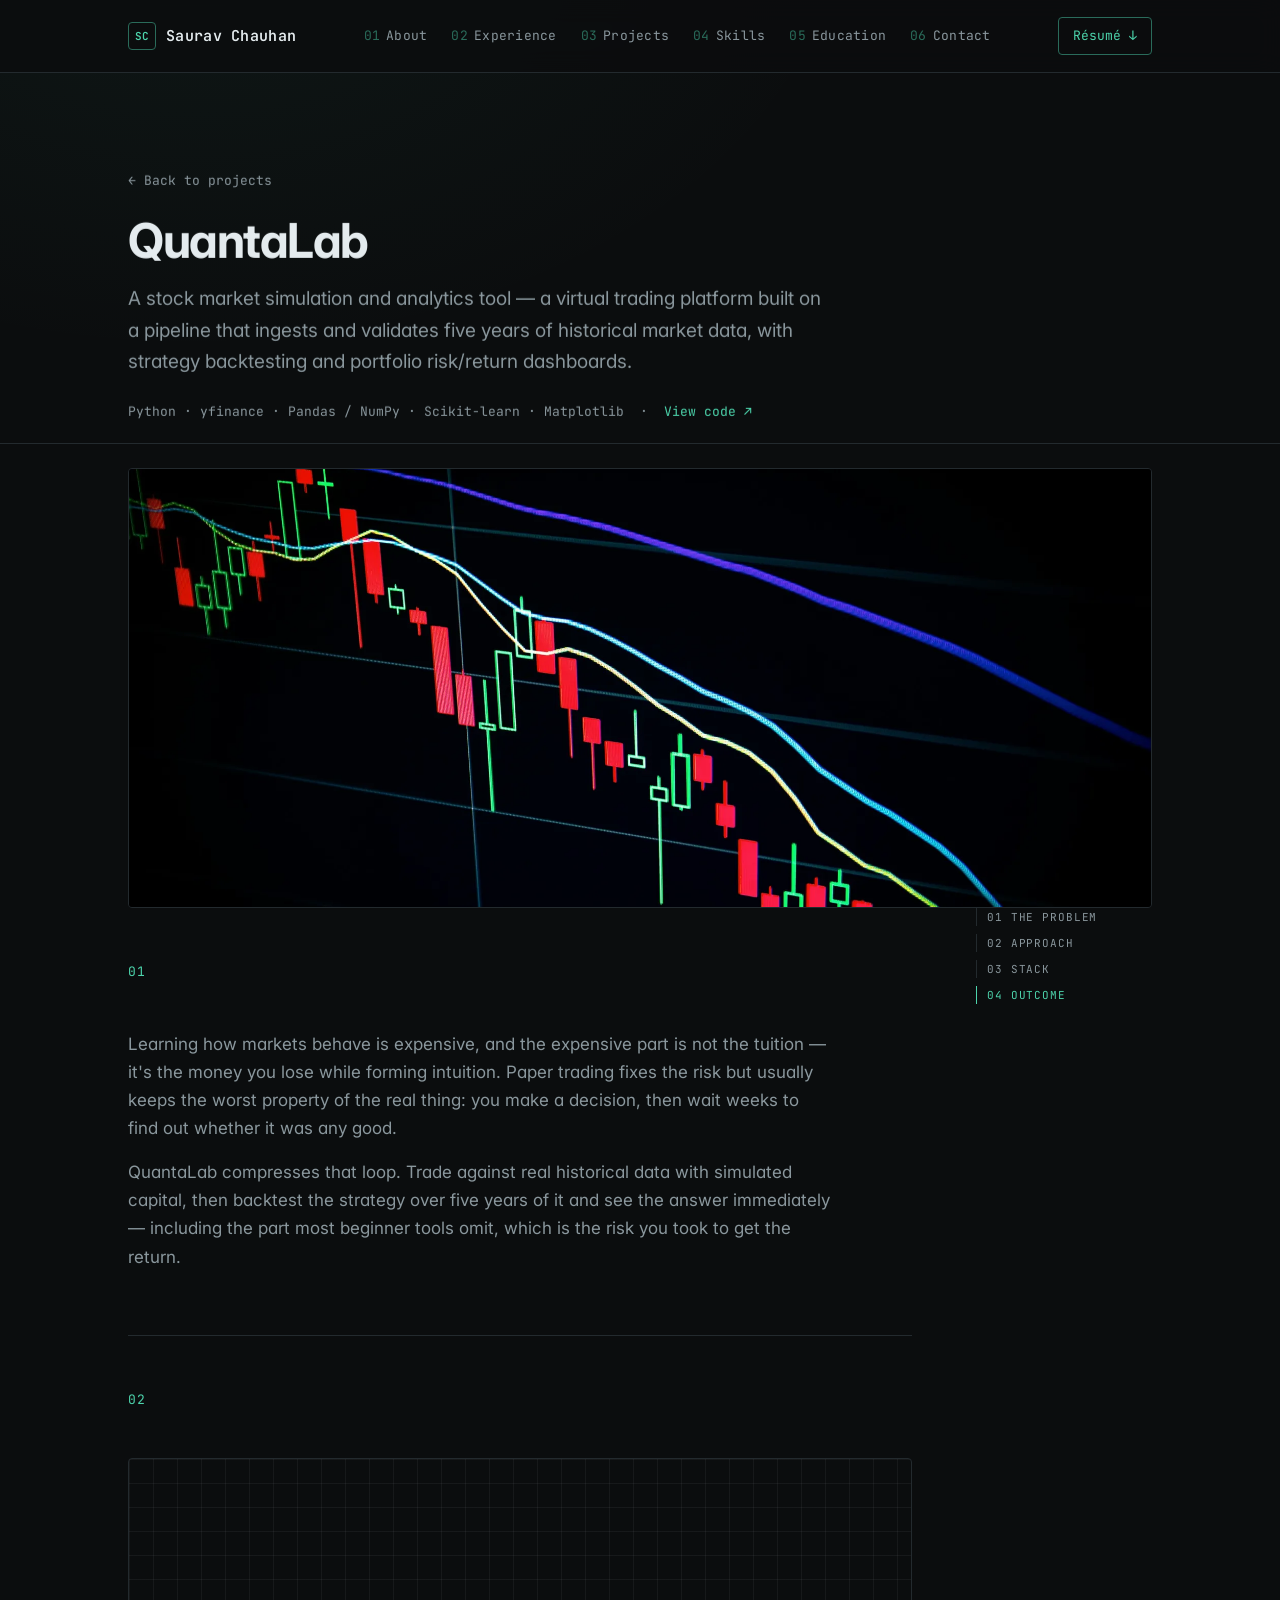
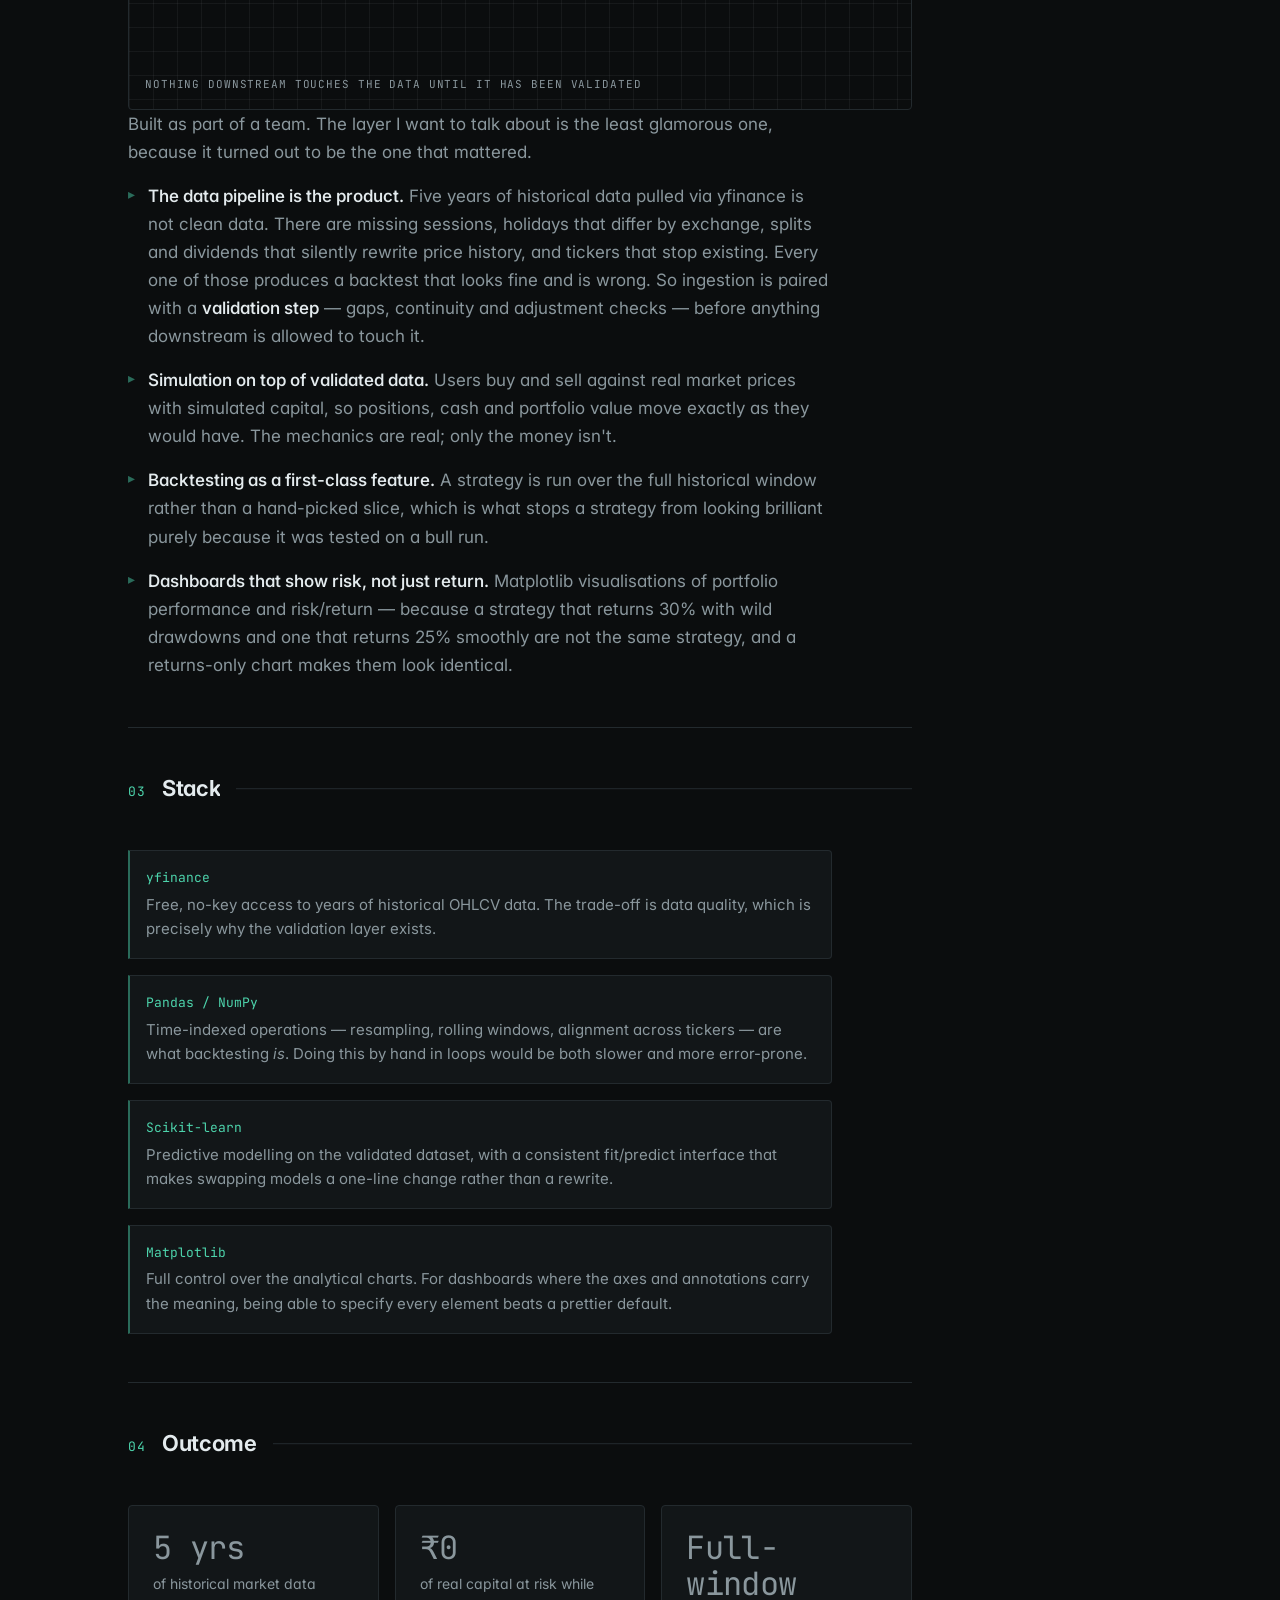
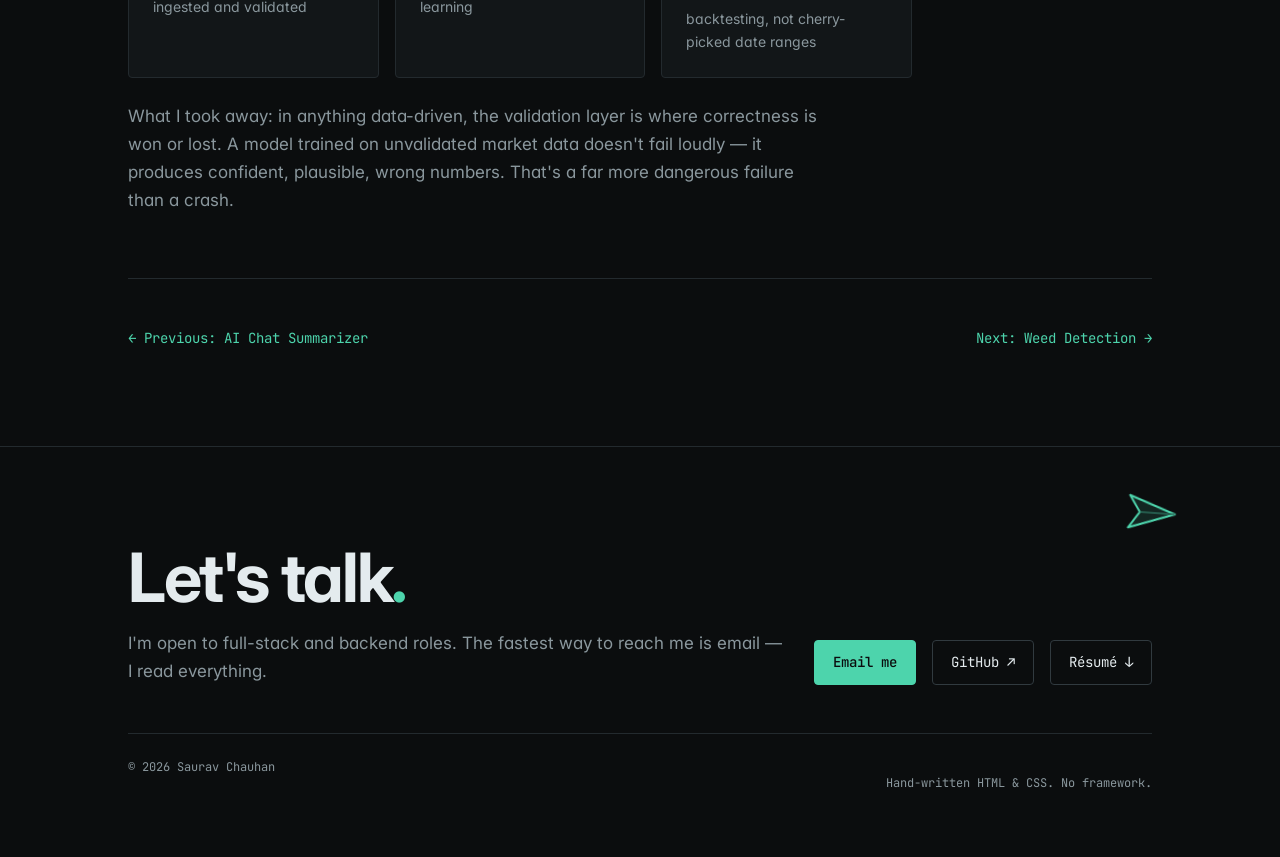
<file: projects/quantalab.html>
<!DOCTYPE html>
<html lang="en" class="no-js">
<head>
<meta charset="utf-8">
<meta name="viewport" content="width=device-width, initial-scale=1">
<script>document.documentElement.classList.remove("no-js");</script>

<title>QuantaLab — Saurav Chauhan</title>
<meta name="description" content="A virtual stock trading platform built on a pipeline that ingests and validates five years of historical market data, with strategy backtesting and portfolio risk/return analytics.">
<link rel="canonical" href="https://sauravchauhan666.github.io/projects/quantalab.html">

<meta property="og:type" content="article">
<meta property="og:url" content="https://sauravchauhan666.github.io/projects/quantalab.html">
<meta property="og:title" content="QuantaLab — Saurav Chauhan">
<meta property="og:description" content="A virtual trading platform over a validated five-year market data pipeline, with strategy backtesting and portfolio analytics.">
<meta name="twitter:card" content="summary">

<link rel="icon" href="/favicon.svg" type="image/svg+xml">
<meta name="theme-color" content="#0b0d0e">

<link rel="preconnect" href="https://fonts.googleapis.com">
<link rel="preconnect" href="https://fonts.gstatic.com" crossorigin>
<link href="https://fonts.googleapis.com/css2?family=Inter:wght@400;500;600;700&family=JetBrains+Mono:wght@400;500&display=swap" rel="stylesheet">
<link rel="stylesheet" href="/assets/styles.css">
</head>

<body>
<a class="skip-link" href="#main">Skip to content</a>
<div class="scroll-progress" aria-hidden="true"></div>

<header class="site-header">
  <div class="container">
    <a class="brand" href="/">
      <span class="brand-mark" aria-hidden="true">SC</span>
      <span class="brand-name">Saurav Chauhan</span>
    </a>

    <nav class="nav" aria-label="Sections">
      <a href="/#about"><span class="nav-num">01</span>About</a>
      <a href="/#experience"><span class="nav-num">02</span>Experience</a>
      <a href="/#projects"><span class="nav-num">03</span>Projects</a>
      <a href="/#skills"><span class="nav-num">04</span>Skills</a>
      <a href="/#education"><span class="nav-num">05</span>Education</a>
      <a href="/#contact"><span class="nav-num">06</span>Contact</a>
    </nav>

    <div class="header-actions">
      <a class="btn-resume" href="/resume.pdf" target="_blank" rel="noopener">Résumé ↓</a>
      <button class="nav-toggle" type="button" aria-expanded="false" aria-controls="nav-mobile">Menu</button>
    </div>
  </div>

  <div class="nav-mobile" id="nav-mobile">
    <ul>
      <li><a href="/#about">01 &nbsp;About</a></li>
      <li><a href="/#experience">02 &nbsp;Experience</a></li>
      <li><a href="/#projects">03 &nbsp;Projects</a></li>
      <li><a href="/#skills">04 &nbsp;Skills</a></li>
      <li><a href="/#education">05 &nbsp;Education</a></li>
      <li><a href="/#contact">06 &nbsp;Contact</a></li>
    </ul>
  </div>
</header>

<main id="main">

  <section class="page-head">
    <div class="container" data-parallax="0.1">
      <a class="back-link" href="/#projects" data-enter>← Back to projects</a>
      <h1 data-enter><span class="mask"><span class="mask-inner">QuantaLab</span></span></h1>
      <p class="hero-summary" data-enter>
        A stock market simulation and analytics tool — a virtual trading platform built on a pipeline that
        ingests and validates five years of historical market data, with strategy backtesting and portfolio
        risk/return dashboards.
      </p>
      <p class="page-meta" data-enter>
        <span>Python · yfinance · Pandas / NumPy · Scikit-learn · Matplotlib</span>
        <span aria-hidden="true">·</span>
        <a href="https://github.com/MrParindiyal/quantalab" target="_blank" rel="noopener">View code ↗</a>
      </p>
    </div>
  </section>

  <div class="container">
    <!-- Cover: Unsplash photo-1611974789855-9c2a0a7236a3 -->
    <figure class="shot" data-shot>
      <div class="shot-frame">
        <div class="shot-inner">
          <img src="/assets/img/quantalab-cover.webp"
               alt="A candlestick price chart on a dark screen with overlaid moving-average lines."
               width="2000" height="1250" loading="lazy" decoding="async">
        </div>
      </div>
    </figure>
  </div>

  <div class="container">
   <div class="detail-grid">
    <div>

    <section id="s1" class="detail-block reveal">
      <div class="section-head">
        <span class="section-num">01</span>
        <h2>The problem</h2>
        <span class="section-rule" aria-hidden="true"></span>
      </div>
      <div class="prose">
        <p>
          Learning how markets behave is expensive, and the expensive part is not the tuition — it's the
          money you lose while forming intuition. Paper trading fixes the risk but usually keeps the worst
          property of the real thing: you make a decision, then wait weeks to find out whether it was any
          good.
        </p>
        <p>
          QuantaLab compresses that loop. Trade against real historical data with simulated capital, then
          backtest the strategy over five years of it and see the answer immediately — including the part
          most beginner tools omit, which is the risk you took to get the return.
        </p>
      </div>
    </section>

    <section id="s2" class="detail-block reveal">
      <div class="section-head">
        <span class="section-num">02</span>
        <h2>Approach</h2>
        <span class="section-rule" aria-hidden="true"></span>
      </div>

      <figure class="figure grid-ground" data-draw data-reveal="figure">
        <svg viewBox="0 0 640 150" role="img" aria-labelledby="fig-q">
          <title id="fig-q">Pipeline: yfinance ingest, validation for gaps splits and continuity, then simulation and backtesting over five years of data</title>
          <g fill="none" stroke="var(--border-lit)" stroke-width="1">
            <rect class="fill" style="--i:0" x="8"   y="42" width="112" height="52" rx="3"/>
            <rect class="fill" style="--i:1" x="176" y="42" width="128" height="52" rx="3" fill="var(--accent-soft)" stroke="var(--accent-dim)"/>
            <rect class="fill" style="--i:3" x="360" y="14" width="128" height="46" rx="3"/>
            <rect class="fill" style="--i:4" x="360" y="76" width="128" height="46" rx="3"/>
            <rect class="fill" style="--i:5" x="544" y="42" width="88"  height="52" rx="3"/>
          </g>
          <g fill="none" stroke="var(--accent-dim)" stroke-width="1.25">
            <path class="stroke" style="--i:0" pathLength="100" d="M120 68 H176"/>
            <path class="stroke" style="--i:2" pathLength="100" d="M304 68 H332 V37 H360"/>
            <path class="stroke" style="--i:2" pathLength="100" d="M304 68 H332 V99 H360"/>
            <path class="stroke" style="--i:5" pathLength="100" d="M488 37 H516 V68 H544"/>
            <path class="stroke" style="--i:5" pathLength="100" d="M488 99 H516 V68 H544"/>
          </g>
          <g font-family="ui-monospace, monospace" font-size="11" fill="var(--muted)" text-anchor="middle">
            <text class="fill" style="--i:0" x="64"  y="64">yfinance</text>
            <text class="fill" style="--i:0" x="64"  y="80">5 years</text>
            <text class="fill" style="--i:1" x="240" y="64" fill="var(--accent)">validate</text>
            <text class="fill" style="--i:1" x="240" y="80">gaps · splits</text>
            <text class="fill" style="--i:3" x="424" y="42">simulation</text>
            <text class="fill" style="--i:4" x="424" y="104">backtest</text>
            <text class="fill" style="--i:5" x="588" y="64">risk /</text>
            <text class="fill" style="--i:5" x="588" y="80">return</text>
          </g>
        </svg>
        <figcaption>Nothing downstream touches the data until it has been validated</figcaption>
      </figure>

      <div class="prose">
        <p>
          Built as part of a team. The layer I want to talk about is the least glamorous one, because it
          turned out to be the one that mattered.
        </p>
      </div>
      <ul class="bullets" style="margin-top: 1rem;">
        <li>
          <strong>The data pipeline is the product.</strong> Five years of historical data pulled via
          yfinance is not clean data. There are missing sessions, holidays that differ by exchange, splits
          and dividends that silently rewrite price history, and tickers that stop existing. Every one of
          those produces a backtest that looks fine and is wrong. So ingestion is paired with a
          <strong>validation step</strong> — gaps, continuity and adjustment checks — before anything
          downstream is allowed to touch it.
        </li>
        <li>
          <strong>Simulation on top of validated data.</strong> Users buy and sell against real market
          prices with simulated capital, so positions, cash and portfolio value move exactly as they would
          have. The mechanics are real; only the money isn't.
        </li>
        <li>
          <strong>Backtesting as a first-class feature.</strong> A strategy is run over the full historical
          window rather than a hand-picked slice, which is what stops a strategy from looking brilliant
          purely because it was tested on a bull run.
        </li>
        <li>
          <strong>Dashboards that show risk, not just return.</strong> Matplotlib visualisations of
          portfolio performance and risk/return — because a strategy that returns 30% with wild drawdowns
          and one that returns 25% smoothly are not the same strategy, and a returns-only chart makes them
          look identical.
        </li>
      </ul>
    </section>

    <section id="s3" class="detail-block reveal">
      <div class="section-head">
        <span class="section-num">03</span>
        <h2>Stack</h2>
        <span class="section-rule" aria-hidden="true"></span>
      </div>
      <ul class="stack-list" data-stagger>
        <li>
          <span class="stack-name">yfinance</span>
          <span class="stack-why">Free, no-key access to years of historical OHLCV data. The trade-off is
            data quality, which is precisely why the validation layer exists.</span>
        </li>
        <li>
          <span class="stack-name">Pandas / NumPy</span>
          <span class="stack-why">Time-indexed operations — resampling, rolling windows, alignment across
            tickers — are what backtesting <em>is</em>. Doing this by hand in loops would be both slower and
            more error-prone.</span>
        </li>
        <li>
          <span class="stack-name">Scikit-learn</span>
          <span class="stack-why">Predictive modelling on the validated dataset, with a consistent
            fit/predict interface that makes swapping models a one-line change rather than a rewrite.</span>
        </li>
        <li>
          <span class="stack-name">Matplotlib</span>
          <span class="stack-why">Full control over the analytical charts. For dashboards where the axes
            and annotations carry the meaning, being able to specify every element beats a prettier default.</span>
        </li>
      </ul>
    </section>

    <section id="s4" class="detail-block reveal">
      <div class="section-head">
        <span class="section-num">04</span>
        <h2>Outcome</h2>
        <span class="section-rule" aria-hidden="true"></span>
      </div>

      <div class="metrics" data-stagger>
        <div class="metric">
          <p class="metric-value" data-count="5" data-suffix=" yrs">5 yrs</p>
          <p class="metric-label">of historical market data ingested and validated</p>
        </div>
        <div class="metric">
          <p class="metric-value" data-count="0" data-prefix="₹">₹0</p>
          <p class="metric-label">of real capital at risk while learning</p>
        </div>
        <div class="metric">
          <p class="metric-value">Full-window</p>
          <p class="metric-label">backtesting, not cherry-picked date ranges</p>
        </div>
      </div>

      <div class="prose">
        <p class="muted">
          What I took away: in anything data-driven, the validation layer is where correctness is won or
          lost. A model trained on unvalidated market data doesn't fail loudly — it produces confident,
          plausible, wrong numbers. That's a far more dangerous failure than a crash.
        </p>
      </div>
    </section>

    </div>
    <nav class="toc" aria-label="On this page">
      <ol>
        <li><a href="#s1">01 The problem</a></li>
        <li><a href="#s2">02 Approach</a></li>
        <li><a href="#s3">03 Stack</a></li>
        <li><a href="#s4">04 Outcome</a></li>
      </ol>
    </nav>
   </div>

    <nav class="page-nav" aria-label="Project navigation">
      <a href="/projects/ai-chat-summarizer.html">← Previous: AI Chat Summarizer</a>
      <a href="/projects/weed-detection.html">Next: Weed Detection →</a>
    </nav>

  </div>
</main>

<footer class="site-footer">
  <div class="container">
    <div class="footer-top">
      <div>
        <h2>Let's talk<span class="tail">.</span></h2>
        <p class="muted prose">
          I'm open to full-stack and backend roles. The fastest way to reach me is email — I read everything.
        </p>
      </div>
      <ul class="contact-links">
        <li><a class="btn btn-primary" href="mailto:2401sauravchauhan@gmail.com">Email me</a></li>
        <li><a class="btn" href="https://github.com/SauravChauhan666" target="_blank" rel="noopener">GitHub ↗</a></li>
        <li><a class="btn" href="/resume.pdf" target="_blank" rel="noopener">Résumé ↓</a></li>
      </ul>
    </div>
    <div class="footer-bottom">
      <p>© 2026 Saurav Chauhan</p>
      <p>Hand-written HTML &amp; CSS. No framework.</p>
    </div>
  </div>
</footer>

<script src="/assets/main.js" defer></script>
</body>
</html>
</file>
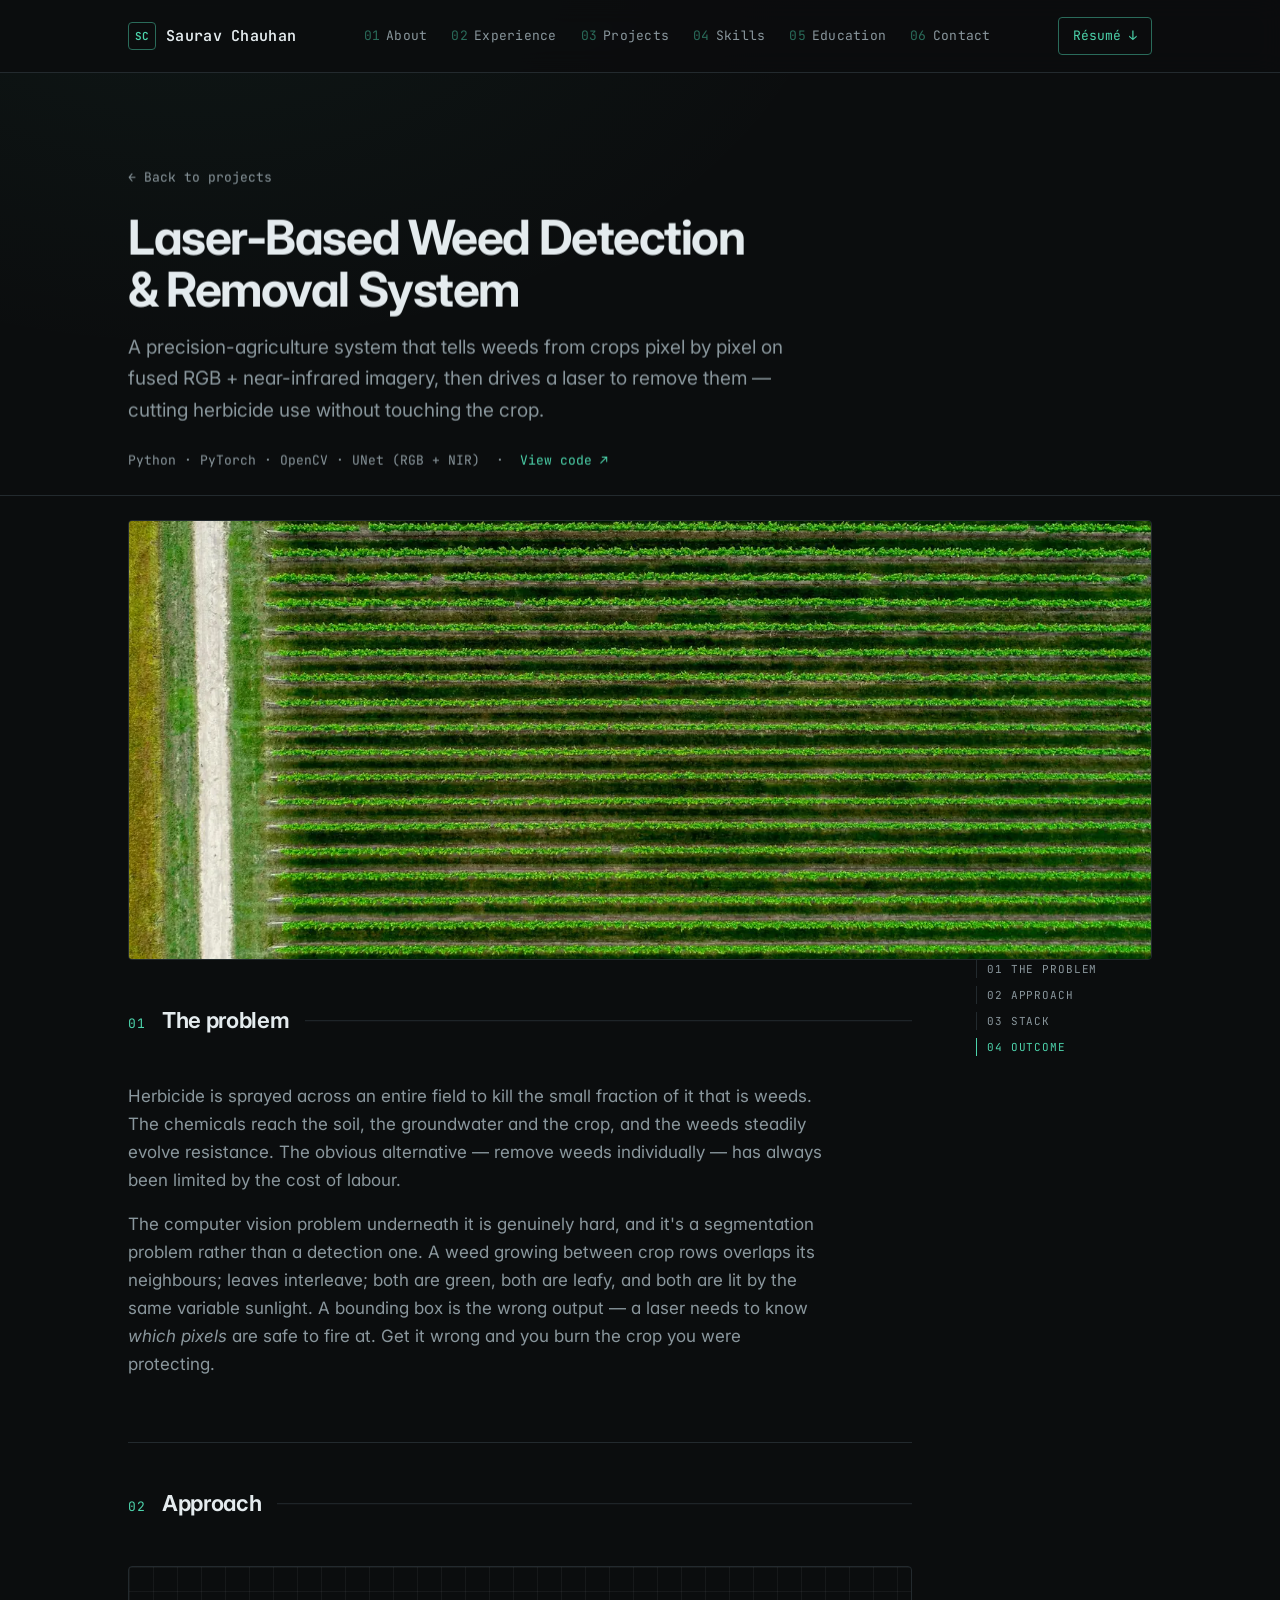
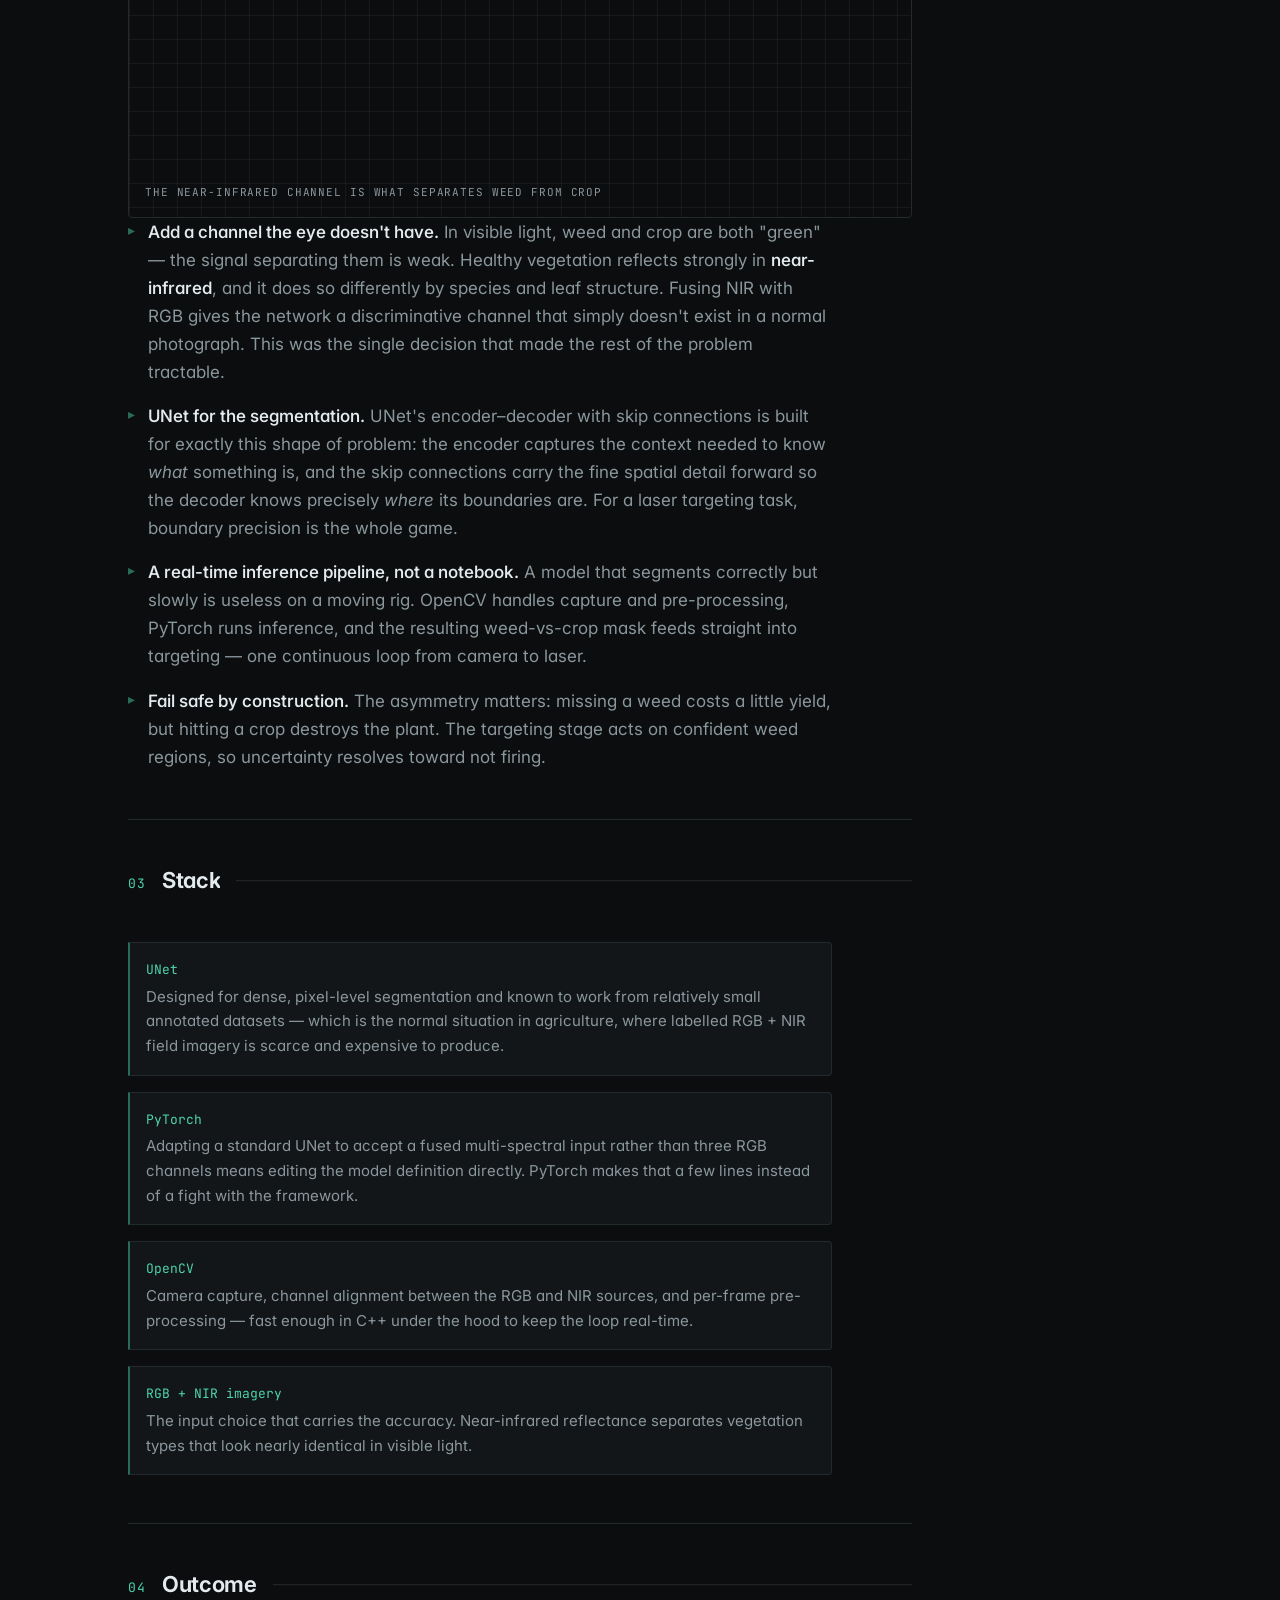
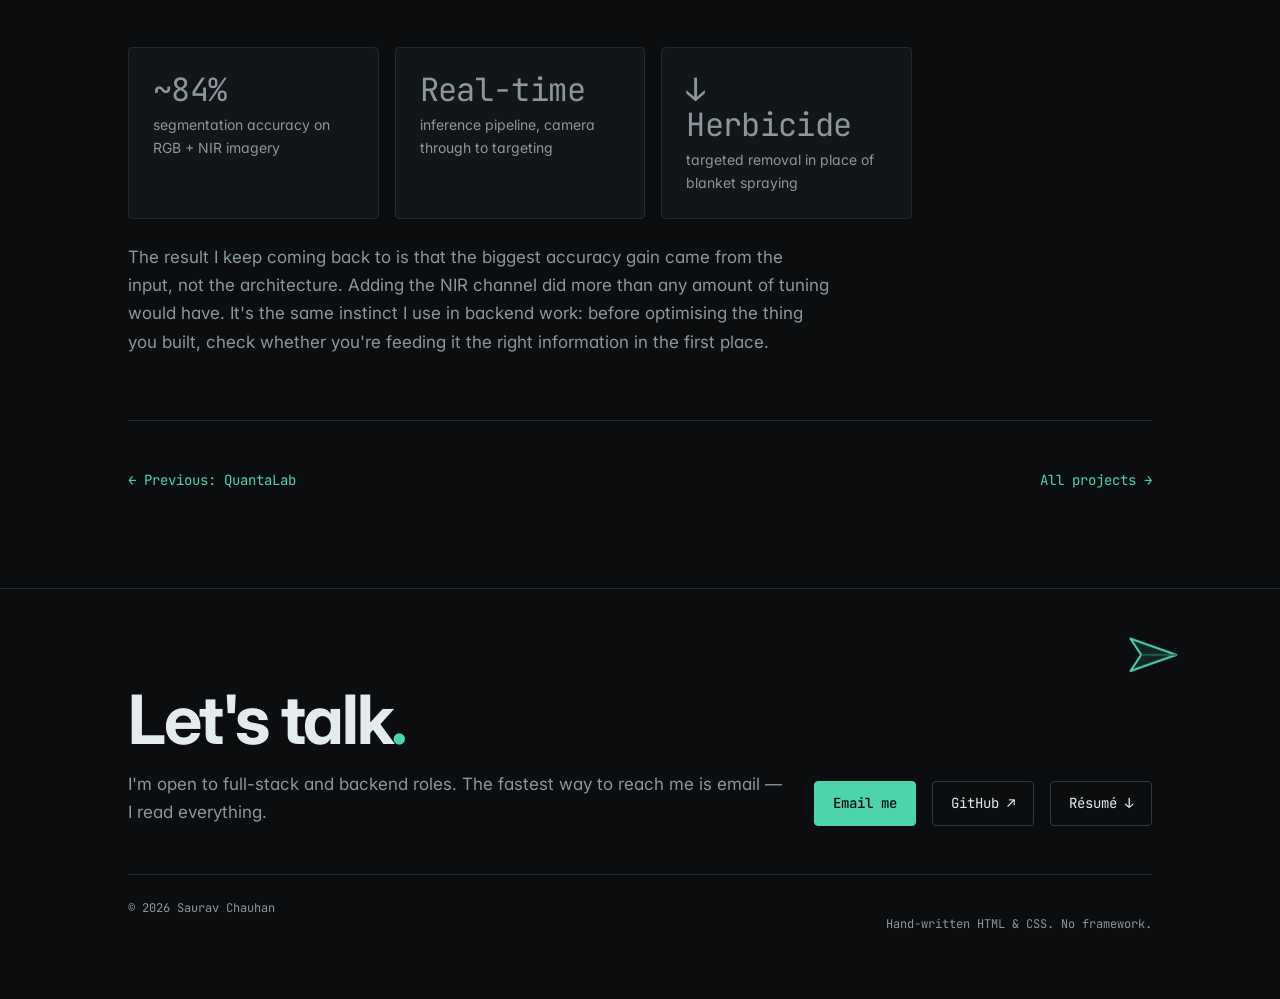
<file: projects/weed-detection.html>
<!DOCTYPE html>
<html lang="en" class="no-js">
<head>
<meta charset="utf-8">
<meta name="viewport" content="width=device-width, initial-scale=1">
<script>document.documentElement.classList.remove("no-js");</script>

<title>Laser-Based Weed Detection — Saurav Chauhan</title>
<meta name="description" content="A precision-agriculture system that segments weeds from crops on fused RGB + NIR imagery with a UNet at ~90% accuracy, served through a real-time PyTorch/OpenCV inference pipeline driving a laser removal mechanism.">
<link rel="canonical" href="https://sauravchauhan666.github.io/projects/weed-detection.html">

<meta property="og:type" content="article">
<meta property="og:url" content="https://sauravchauhan666.github.io/projects/weed-detection.html">
<meta property="og:title" content="Laser-Based Weed Detection — Saurav Chauhan">
<meta property="og:description" content="Semantic segmentation of weeds on RGB + NIR imagery at ~90% accuracy, driving a laser removal mechanism in real time.">
<meta name="twitter:card" content="summary">

<link rel="icon" href="/favicon.svg" type="image/svg+xml">
<meta name="theme-color" content="#0b0d0e">

<link rel="preconnect" href="https://fonts.googleapis.com">
<link rel="preconnect" href="https://fonts.gstatic.com" crossorigin>
<link href="https://fonts.googleapis.com/css2?family=Inter:wght@400;500;600;700&family=JetBrains+Mono:wght@400;500&display=swap" rel="stylesheet">
<link rel="stylesheet" href="/assets/styles.css">
</head>

<body>
<a class="skip-link" href="#main">Skip to content</a>
<div class="scroll-progress" aria-hidden="true"></div>

<header class="site-header">
  <div class="container">
    <a class="brand" href="/">
      <span class="brand-mark" aria-hidden="true">SC</span>
      <span class="brand-name">Saurav Chauhan</span>
    </a>

    <nav class="nav" aria-label="Sections">
      <a href="/#about"><span class="nav-num">01</span>About</a>
      <a href="/#experience"><span class="nav-num">02</span>Experience</a>
      <a href="/#projects"><span class="nav-num">03</span>Projects</a>
      <a href="/#skills"><span class="nav-num">04</span>Skills</a>
      <a href="/#education"><span class="nav-num">05</span>Education</a>
      <a href="/#contact"><span class="nav-num">06</span>Contact</a>
    </nav>

    <div class="header-actions">
      <a class="btn-resume" href="/resume.pdf" target="_blank" rel="noopener">Résumé ↓</a>
      <button class="nav-toggle" type="button" aria-expanded="false" aria-controls="nav-mobile">Menu</button>
    </div>
  </div>

  <div class="nav-mobile" id="nav-mobile">
    <ul>
      <li><a href="/#about">01 &nbsp;About</a></li>
      <li><a href="/#experience">02 &nbsp;Experience</a></li>
      <li><a href="/#projects">03 &nbsp;Projects</a></li>
      <li><a href="/#skills">04 &nbsp;Skills</a></li>
      <li><a href="/#education">05 &nbsp;Education</a></li>
      <li><a href="/#contact">06 &nbsp;Contact</a></li>
    </ul>
  </div>
</header>

<main id="main">

  <section class="page-head">
    <div class="container" data-parallax="0.1">
      <a class="back-link" href="/#projects" data-enter>← Back to projects</a>
      <h1 data-enter><span class="mask"><span class="mask-inner">Laser-Based Weed Detection<br>&amp; Removal System</span></span></h1>
      <p class="hero-summary" data-enter>
        A precision-agriculture system that tells weeds from crops pixel by pixel on fused RGB + near-infrared
        imagery, then drives a laser to remove them — cutting herbicide use without touching the crop.
      </p>
      <p class="page-meta" data-enter>
        <span>Python · PyTorch · OpenCV · UNet (RGB + NIR)</span>
        <span aria-hidden="true">·</span>
        <a href="https://github.com/SauravChauhan666/Laser-based-weed-detection" target="_blank" rel="noopener">View code ↗</a>
      </p>
    </div>
  </section>

  <div class="container">
    <!-- Cover: Unsplash photo-1545292470-391a7b77b8a2 -->
    <figure class="shot" data-shot>
      <div class="shot-frame">
        <div class="shot-inner">
          <img src="/assets/img/weed-detection-cover.webp"
               alt="An aerial view of a cultivated field, green crop rows running in parallel lines beside a track."
               width="1400" height="875" loading="lazy" decoding="async">
        </div>
      </div>
    </figure>
  </div>

  <div class="container">
   <div class="detail-grid">
    <div>

    <section id="s1" class="detail-block reveal">
      <div class="section-head">
        <span class="section-num">01</span>
        <h2>The problem</h2>
        <span class="section-rule" aria-hidden="true"></span>
      </div>
      <div class="prose">
        <p>
          Herbicide is sprayed across an entire field to kill the small fraction of it that is weeds. The
          chemicals reach the soil, the groundwater and the crop, and the weeds steadily evolve resistance.
          The obvious alternative — remove weeds individually — has always been limited by the cost of
          labour.
        </p>
        <p>
          The computer vision problem underneath it is genuinely hard, and it's a segmentation problem rather
          than a detection one. A weed growing between crop rows overlaps its neighbours; leaves interleave;
          both are green, both are leafy, and both are lit by the same variable sunlight. A bounding box is
          the wrong output — a laser needs to know <em>which pixels</em> are safe to fire at. Get it wrong
          and you burn the crop you were protecting.
        </p>
      </div>
    </section>

    <section id="s2" class="detail-block reveal">
      <div class="section-head">
        <span class="section-num">02</span>
        <h2>Approach</h2>
        <span class="section-rule" aria-hidden="true"></span>
      </div>

      <figure class="figure grid-ground" data-draw data-reveal="figure">
        <svg viewBox="0 0 640 150" role="img" aria-labelledby="fig-w">
          <title id="fig-w">Pipeline: RGB and near-infrared capture are fused, segmented by a UNet into a weed-versus-crop mask, and used to target the laser</title>
          <g fill="none" stroke="var(--border-lit)" stroke-width="1">
            <rect class="fill" style="--i:0" x="8"   y="14" width="96"  height="46" rx="3"/>
            <rect class="fill" style="--i:0" x="8"   y="76" width="96"  height="46" rx="3"/>
            <rect class="fill" style="--i:2" x="168" y="42" width="104" height="52" rx="3"/>
            <rect class="fill" style="--i:3" x="336" y="42" width="112" height="52" rx="3" fill="var(--accent-soft)" stroke="var(--accent-dim)"/>
            <rect class="fill" style="--i:5" x="512" y="42" width="120" height="52" rx="3"/>
          </g>
          <g fill="none" stroke="var(--accent-dim)" stroke-width="1.25">
            <path class="stroke" style="--i:1" pathLength="100" d="M104 37 H136 V68 H168"/>
            <path class="stroke" style="--i:1" pathLength="100" d="M104 99 H136 V68 H168"/>
            <path class="stroke" style="--i:2" pathLength="100" d="M272 68 H336"/>
            <path class="stroke" style="--i:4" pathLength="100" d="M448 68 H512"/>
          </g>
          <g fill="var(--accent-dim)">
            <path class="fill" style="--i:2" d="M336 68 l-6 -3.5 v7 z"/>
            <path class="fill" style="--i:4" d="M512 68 l-6 -3.5 v7 z"/>
          </g>
          <g font-family="ui-monospace, monospace" font-size="11" fill="var(--muted)" text-anchor="middle">
            <text class="fill" style="--i:0" x="56"  y="42">RGB</text>
            <text class="fill" style="--i:0" x="56"  y="104">NIR</text>
            <text class="fill" style="--i:2" x="220" y="64">fuse ·</text>
            <text class="fill" style="--i:2" x="220" y="80">align</text>
            <text class="fill" style="--i:3" x="392" y="64" fill="var(--accent)">UNet</text>
            <text class="fill" style="--i:3" x="392" y="80">~90% acc</text>
            <text class="fill" style="--i:5" x="572" y="64">weed mask</text>
            <text class="fill" style="--i:5" x="572" y="80">→ laser</text>
          </g>
        </svg>
        <figcaption>The near-infrared channel is what separates weed from crop</figcaption>
      </figure>

      <ul class="bullets">
        <li>
          <strong>Add a channel the eye doesn't have.</strong> In visible light, weed and crop are both
          "green" — the signal separating them is weak. Healthy vegetation reflects strongly in
          <strong>near-infrared</strong>, and it does so differently by species and leaf structure. Fusing
          NIR with RGB gives the network a discriminative channel that simply doesn't exist in a normal
          photograph. This was the single decision that made the rest of the problem tractable.
        </li>
        <li>
          <strong>UNet for the segmentation.</strong> UNet's encoder–decoder with skip connections is built
          for exactly this shape of problem: the encoder captures the context needed to know <em>what</em>
          something is, and the skip connections carry the fine spatial detail forward so the decoder knows
          precisely <em>where</em> its boundaries are. For a laser targeting task, boundary precision is the
          whole game.
        </li>
        <li>
          <strong>A real-time inference pipeline, not a notebook.</strong> A model that segments correctly
          but slowly is useless on a moving rig. OpenCV handles capture and pre-processing, PyTorch runs
          inference, and the resulting weed-vs-crop mask feeds straight into targeting — one continuous
          loop from camera to laser.
        </li>
        <li>
          <strong>Fail safe by construction.</strong> The asymmetry matters: missing a weed costs a little
          yield, but hitting a crop destroys the plant. The targeting stage acts on confident weed regions,
          so uncertainty resolves toward not firing.
        </li>
      </ul>
    </section>

    <section id="s3" class="detail-block reveal">
      <div class="section-head">
        <span class="section-num">03</span>
        <h2>Stack</h2>
        <span class="section-rule" aria-hidden="true"></span>
      </div>
      <ul class="stack-list" data-stagger>
        <li>
          <span class="stack-name">UNet</span>
          <span class="stack-why">Designed for dense, pixel-level segmentation and known to work from
            relatively small annotated datasets — which is the normal situation in agriculture, where
            labelled RGB + NIR field imagery is scarce and expensive to produce.</span>
        </li>
        <li>
          <span class="stack-name">PyTorch</span>
          <span class="stack-why">Adapting a standard UNet to accept a fused multi-spectral input rather
            than three RGB channels means editing the model definition directly. PyTorch makes that a few
            lines instead of a fight with the framework.</span>
        </li>
        <li>
          <span class="stack-name">OpenCV</span>
          <span class="stack-why">Camera capture, channel alignment between the RGB and NIR sources, and
            per-frame pre-processing — fast enough in C++ under the hood to keep the loop real-time.</span>
        </li>
        <li>
          <span class="stack-name">RGB + NIR imagery</span>
          <span class="stack-why">The input choice that carries the accuracy. Near-infrared reflectance
            separates vegetation types that look nearly identical in visible light.</span>
        </li>
      </ul>
    </section>

    <section id="s4" class="detail-block reveal">
      <div class="section-head">
        <span class="section-num">04</span>
        <h2>Outcome</h2>
        <span class="section-rule" aria-hidden="true"></span>
      </div>

      <div class="metrics" data-stagger>
        <div class="metric">
          <p class="metric-value" data-count="90" data-prefix="~" data-suffix="%">~90%</p>
          <p class="metric-label">segmentation accuracy on RGB + NIR imagery</p>
        </div>
        <div class="metric">
          <p class="metric-value">Real-time</p>
          <p class="metric-label">inference pipeline, camera through to targeting</p>
        </div>
        <div class="metric">
          <p class="metric-value">↓ Herbicide</p>
          <p class="metric-label">targeted removal in place of blanket spraying</p>
        </div>
      </div>

      <div class="prose">
        <p class="muted">
          The result I keep coming back to is that the biggest accuracy gain came from the input, not the
          architecture. Adding the NIR channel did more than any amount of tuning would have. It's the same
          instinct I use in backend work: before optimising the thing you built, check whether you're
          feeding it the right information in the first place.
        </p>
      </div>
    </section>

    </div>
    <nav class="toc" aria-label="On this page">
      <ol>
        <li><a href="#s1">01 The problem</a></li>
        <li><a href="#s2">02 Approach</a></li>
        <li><a href="#s3">03 Stack</a></li>
        <li><a href="#s4">04 Outcome</a></li>
      </ol>
    </nav>
   </div>

    <nav class="page-nav" aria-label="Project navigation">
      <a href="/projects/quantalab.html">← Previous: QuantaLab</a>
      <a href="/#projects">All projects →</a>
    </nav>

  </div>
</main>

<footer class="site-footer">
  <div class="container">
    <div class="footer-top">
      <div>
        <h2>Let's talk<span class="tail">.</span></h2>
        <p class="muted prose">
          I'm open to full-stack and backend roles. The fastest way to reach me is email — I read everything.
        </p>
      </div>
      <ul class="contact-links">
        <li><a class="btn btn-primary" href="mailto:2401sauravchauhan@gmail.com">Email me</a></li>
        <li><a class="btn" href="https://github.com/SauravChauhan666" target="_blank" rel="noopener">GitHub ↗</a></li>
        <li><a class="btn" href="/resume.pdf" target="_blank" rel="noopener">Résumé ↓</a></li>
      </ul>
    </div>
    <div class="footer-bottom">
      <p>© 2026 Saurav Chauhan</p>
      <p>Hand-written HTML &amp; CSS. No framework.</p>
    </div>
  </div>
</footer>

<script src="/assets/main.js" defer></script>
</body>
</html>
</file>
<file: assets/styles.css>
/* ==========================================================================
   Saurav Chauhan — portfolio
   Single stylesheet, shared by every page.

   Structure:
     1. Tokens          design system, the only place raw values live
     2. Reset & base
     3. Layout          container, section rhythm
     4. Header / nav
     5. Hero
     6. Prose & headings
     7. Experience timeline
     8. Project cards
     9. Skills
    10. Project detail pages
    11. Footer
    12. Motion & reveal
   ========================================================================== */


/* 1. Tokens ================================================================ */

:root {
  /* Palette — near-black base, one accent used sparingly */
  --bg:          #0b0d0e;
  --surface:     #121618;
  --surface-2:   #171c1f;
  --border:      #232a2e;
  --border-lit:  #313a3f;
  --text:        #e4ebee;
  --muted:       #8a979d;
  --accent:      #4dd4ac;
  --accent-dim:  #2a6b5a;

  /* One step between --bg and --surface. Used only by the measurement band. */
  --surface-plate: #101416;
  /* The 24px ground plane under EVERY generated SVG. Sharing it is what makes
     five unrelated drawings read as one system. */
  --grid-line:     rgba(228, 235, 238, 0.055);
  --accent-soft:   rgba(77, 212, 172, 0.12);
  /* BUDGET: exactly two uses site-wide — the leaked store_id in the console, and
     the SECURITY kicker. A third use means the identity has drifted. 7.2:1 on --bg. */
  --signal-warn:   #e2795a;

  /* Type */
  --font-sans: "Inter", ui-sans-serif, system-ui, -apple-system, "Segoe UI", sans-serif;
  --font-mono: "JetBrains Mono", ui-monospace, "SF Mono", "Cascadia Code", Menlo, monospace;

  /* Spacing — 8px rhythm */
  --s-1: 0.5rem;
  --s-2: 1rem;
  --s-3: 1.5rem;
  --s-4: 2rem;
  --s-6: 3rem;
  --s-8: 4rem;
  --s-12: 6rem;
  --s-16: 8rem;

  /* Measure */
  --container: 68rem;
  --prose: 44rem;

  --fs-micro: 0.6875rem;

  --radius: 4px;
  /* Three curves, no more. A fourth means the animation is wrong. */
  --ease: cubic-bezier(0.4, 0, 0.2, 1);          /* hover, colour, state only */
  --ease-out: cubic-bezier(0.22, 1, 0.36, 1);    /* every entrance and settle   */
  /* Symmetric in-out, reserved for a measurement travelling a fixed distance and
     stopping: stroke draws, the mask sweep, the 7→90 bar. The symmetry is what
     makes those read as mechanical rather than organic. */
  --ease-meas: cubic-bezier(0.65, 0, 0.35, 1);
}


/* 2. Reset & base ========================================================== */

*,
*::before,
*::after { box-sizing: border-box; }

* { margin: 0; }

html {
  -webkit-text-size-adjust: 100%;
  scroll-behavior: smooth;
  /* Sticky header is ~4.5rem; keep anchored sections clear of it */
  scroll-padding-top: 6rem;
}

/* main.js runs its own eased scrolling and animates anchor jumps itself.
   Native smooth scrolling would fight it, so it is switched off once JS is in. */
html.js-scroll { scroll-behavior: auto; }

body {
  /* clip, never hidden — hidden creates a scroll container and silently breaks
     position:sticky on every descendant, which this page now depends on */
  overflow-x: clip;
  background: var(--bg);
  color: var(--text);
  font-family: var(--font-sans);
  font-size: 1.0625rem;
  line-height: 1.65;
  font-feature-settings: "cv02", "cv03", "cv04", "cv11";
  -webkit-font-smoothing: antialiased;
  text-rendering: optimizeLegibility;
  /* Faint top-left glow so the near-black never reads as flat */
  background-image:
    radial-gradient(60rem 40rem at 15% -10%, rgba(77, 212, 172, 0.055), transparent 70%);
  background-repeat: no-repeat;
  background-attachment: fixed;
}

img, svg { display: block; max-width: 100%; }

a {
  color: var(--accent);
  text-decoration: none;
  transition: color 150ms var(--ease);
}

a:hover { color: var(--text); }

/* Visible focus on every interactive element — dark themes lose these easily */
a:focus-visible,
button:focus-visible {
  outline: 2px solid var(--accent);
  outline-offset: 3px;
  border-radius: 2px;
}

::selection {
  background: var(--accent);
  color: var(--bg);
}

.skip-link {
  position: absolute;
  left: var(--s-2);
  top: -4rem;
  z-index: 100;
  padding: var(--s-1) var(--s-2);
  background: var(--accent);
  color: var(--bg);
  font-family: var(--font-mono);
  font-size: 0.8125rem;
  border-radius: var(--radius);
  transition: top 150ms var(--ease);
}

.skip-link:focus {
  top: var(--s-2);
  color: var(--bg);
}


/* 3. Layout ================================================================ */

.container {
  width: 100%;
  max-width: var(--container);
  margin-inline: auto;
  padding-inline: var(--s-3);
}

@media (min-width: 48rem) {
  .container { padding-inline: var(--s-4); }
}

.section {
  padding-block: var(--s-12);
  border-top: 1px solid var(--border);
}

.section:first-of-type { border-top: 0; }

.prose { max-width: var(--prose); }


/* 4. Header / nav ========================================================== */

.site-header {
  position: sticky;
  top: 0;
  z-index: 50;
  background: rgba(11, 13, 14, 0.82);
  backdrop-filter: blur(12px);
  -webkit-backdrop-filter: blur(12px);
  border-bottom: 1px solid var(--border);
}

.site-header .container {
  display: flex;
  align-items: center;
  justify-content: space-between;
  gap: var(--s-3);
  height: 4.5rem;
}

.brand {
  display: inline-flex;
  align-items: center;
  gap: 0.625rem;
  font-family: var(--font-mono);
  font-size: 0.9375rem;
  font-weight: 600;
  color: var(--text);
  letter-spacing: 0.02em;
}

.brand:hover { color: var(--accent); }

/* On narrow phones the résumé button and menu toggle leave no room for the full
   name — drop to the SC mark. The <h1> two lines down still says it in full. */
.brand-name { display: none; }

@media (min-width: 26rem) {
  .brand-name { display: inline; white-space: nowrap; }
}

.brand-mark {
  display: grid;
  place-items: center;
  width: 1.75rem;
  height: 1.75rem;
  border: 1px solid var(--accent-dim);
  border-radius: var(--radius);
  color: var(--accent);
  font-size: 0.6875rem;
  letter-spacing: 0.04em;
}

.nav {
  display: none;
  align-items: center;
  gap: var(--s-3);
}

/* Six numbered links + brand + résumé button need real room before unstacking */
@media (min-width: 64rem) {
  .nav { display: flex; }
}

.nav a {
  font-family: var(--font-mono);
  font-size: 0.8125rem;
  color: var(--muted);
  letter-spacing: 0.02em;
  padding-block: 0.25rem;
  border-bottom: 1px solid transparent;
}

.nav a:hover { color: var(--text); }

/* Scroll-spy state, set by main.js */
.nav a.is-active {
  color: var(--accent);
  border-bottom-color: var(--accent);
}

.nav-num {
  color: var(--accent-dim);
  margin-right: 0.375rem;
}

.nav a:hover .nav-num,
.nav a.is-active .nav-num { color: var(--accent); }

/* Resume button — the one persistent call to action */
.btn-resume {
  display: inline-flex;
  align-items: center;
  gap: 0.5rem;
  padding: 0.4375rem 0.875rem;
  border: 1px solid var(--accent-dim);
  border-radius: var(--radius);
  font-family: var(--font-mono);
  font-size: 0.8125rem;
  color: var(--accent);
  white-space: nowrap;
  transition: background 150ms var(--ease), border-color 150ms var(--ease),
              color 150ms var(--ease), transform 200ms var(--ease-out);
}

.btn-resume:hover {
  background: rgba(77, 212, 172, 0.1);
  border-color: var(--accent);
  color: var(--accent);
}

/* Mobile menu toggle */
.nav-toggle {
  display: inline-flex;
  align-items: center;
  gap: 0.5rem;
  background: none;
  border: 1px solid var(--border-lit);
  border-radius: var(--radius);
  color: var(--muted);
  font-family: var(--font-mono);
  font-size: 0.8125rem;
  padding: 0.4375rem 0.75rem;
  cursor: pointer;
  transition: color 150ms var(--ease), border-color 150ms var(--ease);
}

.nav-toggle:hover { color: var(--text); border-color: var(--accent-dim); }

@media (min-width: 64rem) {
  .nav-toggle { display: none; }
}

.header-actions {
  display: flex;
  align-items: center;
  gap: var(--s-2);
}

/* Mobile drawer */
.nav-mobile {
  display: none;
  border-top: 1px solid var(--border);
  background: var(--bg);
}

.nav-mobile.is-open { display: block; }

@media (min-width: 64rem) {
  .nav-mobile.is-open { display: none; }
}

.nav-mobile ul {
  list-style: none;
  padding: var(--s-2) 0;
  margin: 0;
}

.nav-mobile a {
  display: block;
  padding: 0.625rem var(--s-3);
  font-family: var(--font-mono);
  font-size: 0.9375rem;
  color: var(--muted);
}

.nav-mobile a:hover { color: var(--accent); background: var(--surface); }


/* 5. Hero ================================================================== */

.hero {
  padding-block: clamp(var(--s-8), 12vw, var(--s-16)) var(--s-12);
}

.hero-eyebrow {
  display: inline-flex;
  align-items: center;
  gap: 0.5rem;
  font-family: var(--font-mono);
  font-size: 0.8125rem;
  letter-spacing: 0.06em;
  text-transform: uppercase;
  color: var(--muted);
  margin-bottom: var(--s-3);
}

.status-dot {
  width: 0.5rem;
  height: 0.5rem;
  border-radius: 50%;
  background: var(--accent);
  box-shadow: 0 0 0 3px rgba(77, 212, 172, 0.15);
}

.hero h1 {
  font-size: clamp(2.5rem, 7vw, 4.5rem);
  line-height: 1.02;
  letter-spacing: -0.035em;
  font-weight: 700;
  margin-bottom: var(--s-3);
}

.hero-role {
  font-family: var(--font-mono);
  font-size: clamp(0.875rem, 2vw, 1rem);
  color: var(--accent);
  letter-spacing: 0.01em;
  margin-bottom: var(--s-3);
}

.hero-role .sep { color: var(--border-lit); margin-inline: 0.5rem; }

.hero-summary {
  max-width: var(--prose);
  font-size: clamp(1.0625rem, 2vw, 1.1875rem);
  color: var(--muted);
  margin-bottom: var(--s-4);
}

.hero-summary strong { color: var(--text); font-weight: 500; }

.hero-actions {
  display: flex;
  flex-wrap: wrap;
  gap: var(--s-2);
}

.btn {
  display: inline-flex;
  align-items: center;
  gap: 0.5rem;
  padding: 0.625rem 1.125rem;
  border-radius: var(--radius);
  font-family: var(--font-mono);
  font-size: 0.875rem;
  border: 1px solid var(--border-lit);
  color: var(--text);
  transition: background 150ms var(--ease), border-color 150ms var(--ease),
              color 150ms var(--ease), transform 200ms var(--ease-out);
}

.btn:hover { border-color: var(--accent-dim); color: var(--accent); background: var(--surface); }

.btn-primary {
  background: var(--accent);
  border-color: var(--accent);
  color: var(--bg);
  font-weight: 500;
}

.btn-primary:hover {
  background: #5ee0b8;
  border-color: #5ee0b8;
  color: var(--bg);
}


/* 6. Prose & headings ====================================================== */

.section-head {
  display: flex;
  align-items: baseline;
  gap: var(--s-2);
  margin-bottom: var(--s-6);
}

.section-num {
  font-family: var(--font-mono);
  font-size: 0.8125rem;
  color: var(--accent);
  letter-spacing: 0.08em;
  flex-shrink: 0;
}

.section-head h2 {
  font-size: clamp(1.75rem, 3.5vw, 2.5rem);
  line-height: 1.15;
  letter-spacing: -0.025em;
  font-weight: 650;
}

/* Hairline that runs to the right edge of the heading row */
.section-rule {
  flex: 1;
  height: 1px;
  background: var(--border);
  transform: translateY(-0.4em);
}

.lead { font-size: 1.125rem; }

p + p { margin-top: var(--s-2); }

.muted { color: var(--muted); }

.mono {
  font-family: var(--font-mono);
  font-size: 0.8125rem;
  letter-spacing: 0.02em;
}


/* 7. Experience timeline =================================================== */

.timeline {
  display: grid;
  gap: var(--s-8);
}

.job {
  display: grid;
  gap: var(--s-2);
}

@media (min-width: 56rem) {
  .job {
    grid-template-columns: 11rem 1fr;
    gap: var(--s-4);
  }
}

.job-date {
  font-family: var(--font-mono);
  font-size: 0.8125rem;
  color: var(--muted);
  letter-spacing: 0.02em;
  padding-top: 0.3rem;
}

.job-body {
  position: relative;
  padding-left: var(--s-3);
  border-left: 1px solid var(--border);
}

/* Node on the timeline rail */
.job-body::before {
  content: "";
  position: absolute;
  left: -4.5px;
  top: 0.7rem;
  width: 8px;
  height: 8px;
  border-radius: 50%;
  background: var(--accent);
}

.job h3 {
  font-size: 1.25rem;
  font-weight: 600;
  letter-spacing: -0.01em;
}

.job-role {
  font-family: var(--font-mono);
  font-size: 0.8125rem;
  color: var(--accent);
  margin-bottom: var(--s-2);
}

.job-role .sep { color: var(--border-lit); margin-inline: 0.5rem; }

.job-meta {
  font-family: var(--font-mono);
  font-size: 0.75rem;
  color: var(--muted);
  margin-bottom: var(--s-2);
}

.bullets {
  list-style: none;
  padding: 0;
  display: grid;
  gap: var(--s-2);
  max-width: var(--prose);
}

.bullets li {
  position: relative;
  padding-left: 1.25rem;
  color: var(--muted);
}

.bullets li::before {
  content: "▸";
  position: absolute;
  left: 0;
  color: var(--accent-dim);
  font-size: 0.875rem;
}

.bullets strong { color: var(--text); font-weight: 550; }


/* 8. Project cards ========================================================= */

.card-grid {
  display: grid;
  gap: var(--s-3);
  grid-template-columns: 1fr;
}

@media (min-width: 44rem) {
  .card-grid { grid-template-columns: repeat(2, 1fr); }
}

@media (min-width: 68rem) {
  .card-grid { grid-template-columns: repeat(3, 1fr); }
}

.card {
  display: flex;
  flex-direction: column;
  gap: var(--s-2);
  padding: var(--s-3);
  background: var(--surface);
  border: 1px solid var(--border);
  border-radius: var(--radius);
  transition: border-color 200ms var(--ease), background 200ms var(--ease), transform 200ms var(--ease);
}

.card:hover {
  border-color: var(--accent-dim);
  background: var(--surface-2);
  transform: translateY(-2px);
}

.card-index {
  font-family: var(--font-mono);
  font-size: 0.75rem;
  color: var(--accent-dim);
  letter-spacing: 0.08em;
}

.card h3 {
  font-size: 1.125rem;
  font-weight: 600;
  letter-spacing: -0.01em;
}

.card h3 a { color: var(--text); }

.card:hover h3 a { color: var(--accent); }

.card p {
  color: var(--muted);
  font-size: 0.9375rem;
  flex: 1;
}

.tags {
  display: flex;
  flex-wrap: wrap;
  gap: 0.375rem;
  list-style: none;
  padding: 0;
}

.tags li {
  font-family: var(--font-mono);
  font-size: 0.6875rem;
  letter-spacing: 0.02em;
  color: var(--muted);
  padding: 0.1875rem 0.5rem;
  border: 1px solid var(--border-lit);
  border-radius: 2px;
}

.card-links {
  display: flex;
  gap: var(--s-2);
  font-family: var(--font-mono);
  font-size: 0.8125rem;
  padding-top: var(--s-1);
  border-top: 1px solid var(--border);
}


/* 9. Skills ================================================================ */

.skills-grid {
  display: grid;
  gap: var(--s-4);
  grid-template-columns: 1fr;
}

@media (min-width: 44rem) {
  .skills-grid { grid-template-columns: repeat(2, 1fr); }
}

@media (min-width: 68rem) {
  .skills-grid { grid-template-columns: repeat(3, 1fr); }
}

.skill-group h3 {
  font-family: var(--font-mono);
  font-size: 0.75rem;
  text-transform: uppercase;
  letter-spacing: 0.1em;
  color: var(--accent);
  padding-bottom: var(--s-1);
  margin-bottom: var(--s-2);
  border-bottom: 1px solid var(--border);
}

.skill-group ul {
  list-style: none;
  padding: 0;
  display: flex;
  flex-wrap: wrap;
  gap: 0.375rem;
}

.skill-group li {
  font-family: var(--font-mono);
  font-size: 0.75rem;
  color: var(--muted);
  padding: 0.25rem 0.5rem;
  background: var(--surface);
  border: 1px solid var(--border);
  border-radius: 2px;
}

/* Education / certifications */
.edu {
  display: grid;
  gap: var(--s-2);
  max-width: var(--prose);
}

@media (min-width: 56rem) {
  .edu { grid-template-columns: 11rem 1fr; gap: var(--s-4); max-width: none; }
}

.edu h3 { font-size: 1.125rem; font-weight: 600; }


/* 10. Project detail pages ================================================= */

.page-head {
  padding-block: var(--s-8) var(--s-6);
  border-bottom: 1px solid var(--border);
}

.back-link {
  display: inline-flex;
  align-items: center;
  gap: 0.5rem;
  font-family: var(--font-mono);
  font-size: 0.8125rem;
  color: var(--muted);
  margin-bottom: var(--s-3);
}

.back-link:hover { color: var(--accent); }

.page-head h1 {
  font-size: clamp(2rem, 5vw, 3rem);
  line-height: 1.08;
  letter-spacing: -0.03em;
  font-weight: 700;
  margin-bottom: var(--s-2);
}

.page-head .hero-summary { margin-bottom: var(--s-3); }

.page-meta {
  display: flex;
  flex-wrap: wrap;
  align-items: center;
  gap: var(--s-2);
  font-family: var(--font-mono);
  font-size: 0.8125rem;
  color: var(--muted);
}

/* Numbered content blocks on detail pages */
.detail-block { padding-block: var(--s-6); border-top: 1px solid var(--border); }
.detail-block:first-of-type { border-top: 0; }

.detail-block h2 {
  font-size: 1.375rem;
  font-weight: 650;
  letter-spacing: -0.015em;
}

.detail-block p,
.detail-block .bullets { color: var(--muted); }

.detail-block .prose p { margin-bottom: var(--s-2); }

/* Definition-style stack list: tool + why that tool */
.stack-list {
  display: grid;
  gap: var(--s-2);
  max-width: var(--prose);
  list-style: none;
  padding: 0;
}

.stack-list li {
  display: grid;
  gap: 0.25rem;
  padding: var(--s-2);
  background: var(--surface);
  border: 1px solid var(--border);
  border-left: 2px solid var(--accent-dim);
  border-radius: 0 var(--radius) var(--radius) 0;
}

.stack-list dt,
.stack-list .stack-name {
  font-family: var(--font-mono);
  font-size: 0.8125rem;
  color: var(--accent);
}

.stack-list .stack-why { color: var(--muted); font-size: 0.9375rem; }

/* Outcome metrics */
.metrics {
  display: grid;
  gap: var(--s-2);
  grid-template-columns: 1fr;
  margin-bottom: var(--s-3);
}

@media (min-width: 34rem) {
  .metrics { grid-template-columns: repeat(2, 1fr); }
}

@media (min-width: 44rem) {
  .metrics { grid-template-columns: repeat(3, 1fr); }
}

.metric {
  padding: var(--s-3);
  background: var(--surface);
  border: 1px solid var(--border);
  border-radius: var(--radius);
}

.metric-value {
  font-family: var(--font-mono);
  font-size: clamp(1.5rem, 4vw, 2rem);
  color: var(--accent);
  line-height: 1.1;
  letter-spacing: -0.02em;
  /* Counters animate through many digit widths — tabular stops the layout jittering */
  font-variant-numeric: tabular-nums;
}

.metric-label {
  font-size: 0.875rem;
  color: var(--muted);
  margin-top: 0.375rem;
}

/* Next/prev project navigation */
.page-nav {
  display: flex;
  flex-wrap: wrap;
  gap: var(--s-2);
  justify-content: space-between;
  padding-block: var(--s-6);
  border-top: 1px solid var(--border);
  font-family: var(--font-mono);
  font-size: 0.875rem;
}


/* 11. Footer =============================================================== */

.site-footer {
  border-top: 1px solid var(--border);
  /* Extra headroom above the content is the flight's airspace */
  padding-block: var(--s-12) var(--s-8);
  margin-top: var(--s-6);
}

.footer-top {
  display: grid;
  gap: var(--s-4);
  margin-bottom: var(--s-6);
}

@media (min-width: 56rem) {
  .footer-top { grid-template-columns: 1fr auto; align-items: end; }
}

/* The closing statement gets display scale — the page's second-largest type
   after the name, so the site ends as confidently as it opens. */
.footer-top h2 {
  font-size: clamp(2.5rem, 6vw, 4.25rem);
  line-height: 1.02;
  letter-spacing: -0.035em;
  font-weight: 700;
  margin-bottom: var(--s-2);
}

.footer-top h2 .tail { color: var(--accent); }

.contact-links {
  display: flex;
  flex-wrap: wrap;
  gap: var(--s-2);
  list-style: none;
  padding: 0;
}

.footer-bottom {
  display: flex;
  flex-wrap: wrap;
  gap: var(--s-2);
  justify-content: space-between;
  padding-top: var(--s-3);
  border-top: 1px solid var(--border);
  font-family: var(--font-mono);
  font-size: 0.75rem;
  color: var(--muted);
}


/* 12. Motion =============================================================== */

/* --- Scroll progress bar --- */

.scroll-progress {
  position: fixed;
  inset: 0 0 auto 0;
  height: 2px;
  z-index: 60;
  background: var(--accent);
  transform: scaleX(0);
  transform-origin: 0 50%;
  will-change: transform;
  pointer-events: none;
}

/* --- Header hide on scroll down --- */

.site-header {
  transition: transform 350ms var(--ease-out);
  will-change: transform;
}

.site-header.is-hidden { transform: translateY(-100%); }

/* --- Entrance: hero and page headers, staggered via --d --- */

[data-enter] {
  opacity: 0;
  transform: translateY(1.25rem);
  transition: opacity 700ms var(--ease-out), transform 700ms var(--ease-out);
  transition-delay: var(--d, 0ms);
}

[data-enter].is-entered {
  opacity: 1;
  transform: none;
}

/* Masked line reveal — the text slides up out of a clipped box.
   Needs the padding, or descenders in "y" and "g" get shaved off. */
.mask {
  display: block;
  overflow: hidden;
  padding-bottom: 0.12em;
  margin-bottom: -0.12em;
}

.mask-inner {
  display: block;
  transform: translateY(110%);
  transition: transform 900ms var(--ease-out);
  transition-delay: var(--d, 0ms);
}

.is-entered .mask-inner,
.mask-inner.is-entered { transform: none; }

/* --- Section headings arrive the same way -------------------------------
   The hero h1's masked line reveal, systematized: JS wraps every section
   heading in the same .mask/.mask-inner pair and arms its container. The
   heading slides out of the clip and the rule draws to the edge beside it.
   No-JS and reduced motion never get armed, so the default is simply text. */

.mask-armed h2 .mask-inner {
  transform: translateY(110%);
  transition: transform 800ms var(--ease-out);
}

.mask-armed.is-visible h2 .mask-inner { transform: none; }

.mask-armed .section-rule {
  transform: translateY(-0.4em) scaleX(0);
  transform-origin: 0 50%;
  transition: transform 900ms var(--ease-meas) 200ms;
}

.mask-armed.is-visible .section-rule { transform: translateY(-0.4em) scaleX(1); }

/* --- Reveal on scroll --- */

/* Parametric: an element arrives from its own position in the layout, not from a
   generic nowhere. Direction and duration are set by markup, so a right-hand rail
   slides in from the right and a figure arrives after the text it illustrates —
   all for zero extra JavaScript. */
.reveal {
  opacity: 0;
  transform: translate3d(var(--rx, 0), var(--ry, 16px), 0);
  transition: opacity var(--rdur, 650ms) var(--ease-out),
              transform var(--rdur, 650ms) var(--ease-out);
  transition-delay: var(--d, 0ms);
}

.reveal.is-visible {
  opacity: 1;
  transform: none;
}

[data-reveal="rail"]   { --rx: 20px; --ry: 0; --rdur: 850ms; }
[data-reveal="figure"] { --ry: 20px; --rdur: 850ms; }

/* --- SVG draw-on ---------------------------------------------------------
   Every animated stroke carries pathLength="100", so ONE dasharray value draws
   any geometry regardless of its real length. No getTotalLength, no measurement
   pass, no inline style writes from JS — and the diagrams stay hand-editable. */

[data-draw] .stroke {
  stroke-dasharray: 100;
  stroke-dashoffset: 100;
  transition: stroke-dashoffset 900ms var(--ease-meas);
  transition-delay: calc(var(--i, 0) * 45ms);
}

[data-draw].is-visible .stroke,
[data-draw].is-entered .stroke { stroke-dashoffset: 0; }

[data-draw] .fill {
  opacity: 0;
  transition: opacity 520ms var(--ease-out);
  transition-delay: calc(var(--i, 0) * 45ms);
}

[data-draw].is-visible .fill,
[data-draw].is-entered .fill { opacity: 1; }

/* SVG transform-origin resolves against the viewport unless this is set — the
   single most common silent failure in hand-written SVG animation. */
[data-draw] [class^="fx-"] { transform-box: fill-box; }

/* --- Marquee --- */

.marquee {
  overflow: hidden;
  border-block: 1px solid var(--border);
  padding-block: 0.875rem;
  /* Fade the ends so items enter and leave instead of being chopped off */
  -webkit-mask-image: linear-gradient(90deg, transparent, #000 6%, #000 94%, transparent);
          mask-image: linear-gradient(90deg, transparent, #000 6%, #000 94%, transparent);
}

.marquee-track {
  display: flex;
  width: max-content;
  animation: marquee 46s linear infinite;
  will-change: transform;
}

.marquee:hover .marquee-track,
.marquee:focus-within .marquee-track { animation-play-state: paused; }

.marquee-group {
  display: flex;
  align-items: center;
  gap: 2.5rem;
  padding-right: 2.5rem;
  flex-shrink: 0;
}

.marquee-group span {
  font-family: var(--font-mono);
  font-size: 0.8125rem;
  letter-spacing: 0.06em;
  text-transform: uppercase;
  color: var(--muted);
  white-space: nowrap;
  transition: color 200ms var(--ease);
}

.marquee-group span::after {
  content: "·";
  margin-left: 2.5rem;
  color: var(--accent-dim);
}

.marquee:hover .marquee-group span { color: var(--text); }

/* The track holds two identical groups; -50% lands exactly on the seam */
@keyframes marquee {
  from { transform: translate3d(0, 0, 0); }
  to   { transform: translate3d(-50%, 0, 0); }
}

/* --- Card hover sheen --- */

.card {
  position: relative;
  overflow: hidden;
}

.card::after {
  content: "";
  position: absolute;
  inset: 0;
  background: radial-gradient(24rem 16rem at var(--mx, 50%) var(--my, 0%),
                              rgba(77, 212, 172, 0.07), transparent 60%);
  opacity: 0;
  transition: opacity 300ms var(--ease);
  pointer-events: none;
}

.card:hover::after { opacity: 1; }

/* --- Parallax --- */

[data-parallax] { will-change: transform; }

/* --- Fallbacks --- */

/* If main.js never runs, nothing may stay invisible or half-revealed */
.no-js .reveal,
.no-js [data-enter] { opacity: 1; transform: none; }

.no-js .mask-inner { transform: none; }

/* …including every generated diagram, which must render fully drawn */
.no-js [data-draw] .stroke { stroke-dashoffset: 0; }
.no-js [data-draw] .fill { opacity: 1; }
.no-js .mask-layer { clip-path: inset(0); }
.no-js .fx-candle { transform: scaleY(1); }
.no-js .fx-scan { display: none; }

@media (prefers-reduced-motion: reduce) {
  html { scroll-behavior: auto; }

  *,
  *::before,
  *::after {
    animation-duration: 0.01ms !important;
    animation-iteration-count: 1 !important;
    transition-duration: 0.01ms !important;
    scroll-behavior: auto !important;
  }

  .reveal,
  [data-enter] { opacity: 1; transform: none; }

  .mask-inner { transform: none; }

  .marquee-track { animation: none; }

  .scroll-progress { display: none; }
}


/* 404 ====================================================================== */

.error-page {
  min-height: 70vh;
  display: grid;
  place-content: center;
  text-align: center;
  gap: var(--s-3);
  padding-block: var(--s-12);
}

.error-code {
  font-family: var(--font-mono);
  font-size: clamp(3rem, 12vw, 6rem);
  color: var(--accent);
  line-height: 1;
  letter-spacing: -0.04em;
}


/* 13. Instrument layer ===================================================== */

/* Shared ground plane. Every generated drawing sits on the same 24px grid —
   that is what makes unrelated diagrams read as one system. */
.grid-ground {
  background-image:
    linear-gradient(var(--grid-line) 1px, transparent 1px),
    linear-gradient(90deg, var(--grid-line) 1px, transparent 1px);
  background-size: 24px 24px;
}

.micro {
  font-family: var(--font-mono);
  font-size: var(--fs-micro);
  letter-spacing: 0.1em;
  text-transform: uppercase;
  color: var(--muted);
}

/* --- Hero readout --------------------------------------------------------- */

.readout {
  margin: 0;
  border: 1px solid var(--border);
  border-radius: var(--radius);
  padding: var(--s-2);
}

.readout svg { width: 100%; height: auto; }

.readout figcaption {
  margin-top: var(--s-1);
  font-family: var(--font-mono);
  font-size: var(--fs-micro);
  letter-spacing: 0.08em;
  text-transform: uppercase;
  color: var(--muted);
}

@media (min-width: 64rem) {
  .hero .container {
    display: grid;
    grid-template-columns: minmax(0, 34rem) minmax(0, 1fr);
    column-gap: var(--s-8);
    align-items: center;
  }
}

@media (max-width: 63.999rem) {
  .readout { max-width: 26rem; margin-top: var(--s-4); }
}

/* --- Measurement band ----------------------------------------------------- */

.plate {
  background: var(--surface-plate);
  border-block: 1px solid var(--border);
  padding-block: var(--s-8);
}

.plate .metrics { gap: 0; }

.plate .metric {
  padding: 0 var(--s-3);
  background: none;
  border: 0;
}

.plate .metric-value { font-size: clamp(2.25rem, 5vw, 3.5rem); }

@media (min-width: 44rem) {
  .plate .metric + .metric { border-left: 1px solid var(--border); }
}

/* The 7 → 90 window bar */
.bar {
  margin-top: var(--s-2);
  display: flex;
  align-items: center;
  gap: var(--s-1);
}

.bar-track {
  flex: 1;
  height: 2px;
  background: var(--border);
  overflow: hidden;
}

.bar-fill {
  display: block;
  height: 100%;
  background: var(--accent);
  transform: scaleX(var(--w, 0));
  transform-origin: left;
  transition: transform 400ms var(--ease-meas);
}

/* --- Odometer ------------------------------------------------------------- */

.odo {
  display: inline-flex;
  align-items: flex-start;
  line-height: 1;
  font-variant-numeric: tabular-nums;
}

.odo-digit { display: block; height: 1em; overflow: hidden; }

.odo-strip {
  display: block;
  transform: translateY(calc(var(--i, 0) * -1em));
  transition: transform var(--odur, 1500ms) var(--ease-out);
  transition-delay: var(--d, 0ms);
}

.odo-cell,
.odo-lit { display: block; height: 1em; line-height: 1em; }

/* Literal cells carry the spaces in " days" and " / 10" — without pre they
   collapse and the value runs into its unit. */
.odo-lit { white-space: pre; }

/* --- Console -------------------------------------------------------------- */

.console {
  margin: var(--s-3) 0 0;
  border: 1px solid var(--border);
  border-radius: var(--radius);
  background: var(--surface);
  overflow: hidden;
}

.console-bar {
  display: flex;
  flex-wrap: wrap;
  align-items: center;
  justify-content: space-between;
  gap: var(--s-1);
  padding: 0.5rem var(--s-2);
  border-bottom: 1px solid var(--border);
  background: var(--surface-2);
}

.console-title {
  font-family: var(--font-mono);
  font-size: var(--fs-micro);
  letter-spacing: 0.08em;
  text-transform: uppercase;
  color: var(--muted);
}

.console-tabs { display: flex; gap: 2px; }

.console-tabs button {
  font-family: var(--font-mono);
  font-size: var(--fs-micro);
  letter-spacing: 0.06em;
  padding: 0.25rem 0.5rem;
  border: 1px solid var(--border);
  border-radius: 2px;
  background: none;
  color: var(--muted);
  cursor: pointer;
  transition: color 150ms var(--ease), border-color 150ms var(--ease);
}

.console-tabs button:hover { color: var(--text); }

.console-tabs button[aria-selected="true"] {
  color: var(--accent);
  border-color: var(--accent-dim);
  background: var(--accent-soft);
}

.console-body {
  margin: 0;
  padding: var(--s-2);
  font-family: var(--font-mono);
  font-size: 0.8125rem;
  line-height: 1.7;
  color: var(--muted);
  overflow-x: auto;
}

.console-body .ln,
.console-body .row { display: block; white-space: pre; }

.console-body .kw { color: var(--text); }
.console-body .ok { color: var(--accent); }

/* A fixed em height on a known single line — not max-height, not 0fr→1fr.
   The target is exact, so the layout animation is one line tall and cheap. */
.ln--fix {
  height: 0;
  opacity: 0;
  overflow: hidden;
  padding-left: 0.5rem;
  border-left: 2px solid transparent;
  transition: height 320ms var(--ease-out),
              opacity 240ms var(--ease),
              border-color 240ms var(--ease);
}

[data-console][data-state="patched"] .ln--fix {
  height: 1.7em;
  opacity: 1;
  border-left-color: var(--accent);
}

.row--foreign {
  height: 1.7em;
  opacity: 1;
  overflow: hidden;
  transition: height 320ms var(--ease-out), opacity 240ms var(--ease);
}

[data-console][data-state="patched"] .row--foreign { height: 0; opacity: 0; }

.leak { color: var(--signal-warn); }   /* budget use 1 of 2 */

.console-count { position: relative; display: block; }
.console-count .c2 { display: none; }
[data-console][data-state="patched"] .console-count .c1 { display: none; }
[data-console][data-state="patched"] .console-count .c2 { display: block; }

.console figcaption {
  padding: 0 var(--s-2) var(--s-2);
  font-size: 0.875rem;
  color: var(--muted);
}

/* --- Experience kicker tags ----------------------------------------------- */

.bullets li.k { padding-left: 0; }
.bullets li.k::before { content: none; }

@media (min-width: 56rem) {
  .bullets li.k {
    display: grid;
    grid-template-columns: 7.5rem 1fr;
    gap: var(--s-2);
  }
}

.kicker {
  font-family: var(--font-mono);
  font-size: var(--fs-micro);
  letter-spacing: 0.1em;
  text-transform: uppercase;
  color: var(--accent-dim);
  padding-top: 0.3em;
}

.kicker--warn { color: var(--signal-warn); }   /* budget use 2 of 2 */

/* --- Sticky rails --------------------------------------------------------- */

@media (min-width: 64rem) {
  .with-rail {
    display: grid;
    grid-template-columns: minmax(0, 1fr) 15rem;
    gap: var(--s-8);
    align-items: start;
  }
  .rail { position: sticky; top: 7rem; }
  .job-date { position: sticky; top: 7rem; }
}

.rail dl { margin: 0; display: grid; gap: var(--s-2); }
.rail dt { margin-bottom: 0.15rem; }
.rail dd { margin: 0; font-size: 0.875rem; color: var(--text); }
.rail dd + dt { margin-top: var(--s-2); }

/* --- Project card faces --------------------------------------------------- */

.card { padding-top: 0; }

.card-face {
  aspect-ratio: 16 / 9;
  margin: 0 calc(-1 * var(--s-3));
  border-bottom: 1px solid var(--border);
  overflow: hidden;
}

.card-face svg { width: 100%; height: 100%; display: block; }

.card-index { padding-top: var(--s-3); }

.fx-candle {
  transform: scaleY(0);
  transform-origin: 50% 100%;
  transition: transform 520ms var(--ease-out);
  transition-delay: calc(var(--i, 0) * 26ms);
}

[data-draw].is-visible .fx-candle { transform: scaleY(1); }

.mask-layer {
  clip-path: inset(0 100% 0 0);
  transition: clip-path 1150ms var(--ease-meas);
}

[data-draw].is-visible .mask-layer { clip-path: inset(0); }

.fx-scan {
  opacity: 0;
  transition: transform 1150ms var(--ease-meas), opacity 200ms linear 950ms;
}

[data-draw].is-visible .fx-scan { transform: translateX(268px); opacity: 1; }

/* --- Skills as architecture layers ---------------------------------------- */

.layer {
  display: grid;
  gap: var(--s-1);
  padding: var(--s-2) 0;
  border-top: 1px solid var(--border);
}

@media (min-width: 56rem) {
  .layer { grid-template-columns: 9rem 1fr; gap: var(--s-3); align-items: baseline; }
}

.layer:last-child { border-bottom: 1px solid var(--border); }

.layer-name {
  font-family: var(--font-mono);
  font-size: var(--fs-micro);
  letter-spacing: 0.1em;
  text-transform: uppercase;
  color: var(--accent);
}

.layer ul {
  list-style: none;
  padding: 0;
  margin: 0;
  display: flex;
  flex-wrap: wrap;
  gap: 0.375rem;
}

.layer li {
  font-family: var(--font-mono);
  font-size: 0.75rem;
  color: var(--muted);
  padding: 0.25rem 0.5rem;
  border: 1px solid var(--border);
  border-radius: 2px;
  transition: color 150ms var(--ease), border-color 150ms var(--ease);
}

.layer li:hover { color: var(--text); border-color: var(--accent-dim); }

/* --- Detail page pipeline figure + TOC ------------------------------------ */

.figure {
  margin: var(--s-3) 0 0;
  border: 1px solid var(--border);
  border-radius: var(--radius);
  padding: var(--s-3) var(--s-2) var(--s-2);
}

.figure svg { width: 100%; height: auto; }

.figure figcaption {
  margin-top: var(--s-2);
  font-family: var(--font-mono);
  font-size: var(--fs-micro);
  letter-spacing: 0.08em;
  text-transform: uppercase;
  color: var(--muted);
}

.toc { display: none; }

@media (min-width: 68rem) {
  .detail-grid { display: grid; grid-template-columns: minmax(0, 1fr) 11rem; gap: var(--s-8); align-items: start; }
  .toc { display: block; position: sticky; top: 7rem; }
}

.toc ol { list-style: none; margin: 0; padding: 0; display: grid; gap: 0.5rem; }

.toc a {
  font-family: var(--font-mono);
  font-size: var(--fs-micro);
  letter-spacing: 0.08em;
  text-transform: uppercase;
  color: var(--muted);
  border-left: 1px solid var(--border);
  padding-left: 0.625rem;
  display: block;
}

.toc a:hover,
.toc a.is-active { color: var(--accent); border-left-color: var(--accent); }


/* --- Scroll-linked image frames ------------------------------------------
   Three nested layers, because the three motions must not compete for one
   transform property:

     .shot         the frame  — clip-path wipe on enter   (one-shot, CSS)
     .shot-inner   the settle — scale 1.12 → 1 on enter   (one-shot, CSS)
     .shot img     the drift  — parallax                  (per-frame, from JS)

   If the scale and the drift shared an element, the per-frame transform write
   would clobber the CSS transition every frame and the settle would never play.

   The image is (100 + 2×drift)% of the frame's height and sits drift% above it,
   so a ±drift% travel never exposes an edge. --shot-drift is the single source
   of truth: CSS sizes the image from it, JS reads it back in the measure pass.

   Frame borrows the .console language — bar, border, radius — deliberately. A
   bright screenshot needs a bezel between it and a near-black page, and reusing
   the instrument frame already on the site beats inventing a second one. */

.shot {
  --shot-ar: 21 / 9;
  --shot-drift: 9;
  margin: var(--s-3) 0 0;
  border: 1px solid var(--border);
  border-radius: var(--radius);
  background: var(--surface);
  overflow: hidden;
}

.shot-bar {
  display: flex;
  flex-wrap: wrap;
  align-items: center;
  justify-content: space-between;
  gap: var(--s-1);
  padding: 0.5rem var(--s-2);
  border-bottom: 1px solid var(--border);
  background: var(--surface-2);
}

.shot-frame {
  position: relative;
  aspect-ratio: var(--shot-ar);
  overflow: hidden;
  background: var(--surface-2);
}

.shot-inner { position: absolute; inset: 0; }

.shot img {
  position: absolute;
  left: 0;
  width: 100%;
  top: calc(var(--shot-drift) * -1%);
  height: calc(100% + var(--shot-drift) * 2%);
  object-fit: cover;
  display: block;
}

.shot figcaption {
  padding: var(--s-2);
  font-size: 0.875rem;
  color: var(--muted);
  border-top: 1px solid var(--border);
}

/* The finished state is the default: with JS off or reduced motion on, the
   image is simply there — unclipped, unscaled, no half-played animation. Only
   .js-fx introduces a state to animate out of. */
.js-fx .shot-frame {
  clip-path: inset(0 0 100% 0);
  transition: clip-path 900ms var(--ease-out);
}

.js-fx .shot.is-visible .shot-frame { clip-path: inset(0 0 0 0); }

.js-fx .shot-inner {
  transform: scale(1.12);
  transition: transform 1100ms var(--ease-out);
  will-change: transform;
}

.js-fx .shot.is-visible .shot-inner { transform: none; }


/* 14. Kinetic layer ======================================================== */
/* The four effects requested explicitly. Every one is gated on .js-fx (added
   only when reduced motion is off) and on a pointer/width guard, so none of it
   fires on a phone, with JS off, or for a reduced-motion visitor. */

/* --- Hero particle field --- */

.hero { position: relative; }
.hero-sticky { position: relative; }
.hero .container { position: relative; z-index: 1; }

/* width/height are load-bearing, not belt-and-braces: <canvas> is a replaced
   element, so an absolutely positioned one resolves to its intrinsic 300x150 and
   drops `bottom` from the equation. With inset:0 alone the particle field draws
   into a 300x150 box in the corner instead of filling the hero. */
.hero-canvas {
  position: absolute;
  inset: 0;
  width: 100%;
  height: 100%;
  z-index: 0;
  pointer-events: none;
  opacity: 0;
  transition: opacity 900ms var(--ease-out);
}

html.js-fx .hero-canvas.is-on { opacity: 1; }

/* --- Custom cursor ring ---
   The native cursor is deliberately NOT hidden: the ring is an accent that
   trails it, so pointer precision and accessibility are unaffected. */

.cursor {
  position: fixed;
  top: 0; left: 0;
  width: 26px; height: 26px;
  margin: -13px 0 0 -13px;
  border: 1px solid var(--accent-dim);
  border-radius: 50%;
  pointer-events: none;
  z-index: 90;
  opacity: 0;
  transform: translate3d(-100px, -100px, 0);
  transition: opacity 250ms var(--ease),
              width 220ms var(--ease-out), height 220ms var(--ease-out),
              margin 220ms var(--ease-out),
              border-color 220ms var(--ease), background-color 220ms var(--ease);
}

html.js-fx .cursor.is-on { opacity: 1; }

.cursor.is-active {
  width: 46px; height: 46px;
  margin: -23px 0 0 -23px;
  border-color: var(--accent);
  background: var(--accent-soft);
}

.cursor-label {
  position: absolute;
  inset: 0;
  display: grid;
  place-items: center;
  font-family: var(--font-mono);
  font-size: 0.5rem;
  letter-spacing: 0.08em;
  text-transform: uppercase;
  color: var(--accent);
  opacity: 0;
  transition: opacity 180ms var(--ease);
}

.cursor.is-active .cursor-label { opacity: 1; }

/* --- Page transition veil --- */

.veil {
  position: fixed;
  inset: 0;
  z-index: 200;
  background: var(--bg);
  pointer-events: none;
  transform: scaleY(0);
  transform-origin: 50% 100%;
}

.veil.is-covering {
  transform: scaleY(1);
  transition: transform 420ms var(--ease-out);
}

.veil.is-lifting {
  transform: scaleY(0);
  transform-origin: 50% 0;
  transition: transform 520ms var(--ease-out);
}

/* --- Pinned horizontal projects ---
   DEFAULT (no JS, reduced motion, narrow, touch) is an ordinary responsive
   grid. The pinning is layered on top only when .js-pin is present. */

.pin-track {
  display: grid;
  grid-template-columns: 1fr;
  gap: var(--s-3);
}

@media (min-width: 44rem) {
  .pin-track { grid-template-columns: repeat(2, 1fr); }
}

@media (min-width: 68rem) {
  .pin-track { grid-template-columns: repeat(3, 1fr); }
}

html.js-pin .pin-stage { height: var(--stage-h, 300vh); }

html.js-pin .pin-sticky {
  position: sticky;
  top: 0;
  height: 100vh;
  display: flex;
  flex-direction: column;
  justify-content: center;
  overflow: hidden;
}

html.js-pin .pin-track {
  display: flex;
  grid-template-columns: none;
  width: max-content;
  gap: var(--s-4);
  transform: translate3d(calc(var(--px, 0) * -1px), 0, 0);
  will-change: transform;
}

html.js-pin .pin-track > .card { flex: 0 0 32rem; }

/* Wider cards need a shallower face, or the card cannot fit inside a 100vh
   stage alongside the section heading and the progress bar. */
html.js-pin .pin-track .card-face { aspect-ratio: 2.4 / 1; }

.pin-progress {
  display: none;
  height: 2px;
  margin-top: var(--s-4);
  background: var(--border);
}

html.js-pin .pin-progress { display: block; }

.pin-progress span {
  display: block;
  height: 100%;
  background: var(--accent);
  transform: scaleX(var(--pp, 0));
  transform-origin: left;
}


/* --- Pinned hero: the request packet ---
   Same scaffold as the projects stage — a tall stage, a sticky viewport-height
   frame, one scroll-derived progress value. Layered on only when .js-hero-pin
   is present, so no-JS, reduced motion, and any viewport too short or narrow to
   hold the hero in 100vh all keep the ordinary hero. */

html.js-hero-pin .hero { height: var(--hero-stage-h, 190vh); }

html.js-hero-pin .hero-sticky {
  position: sticky;
  top: 0;
  height: 100vh;
  display: flex;
  flex-direction: column;
  justify-content: center;
  overflow: hidden;
}

/* The packet only exists while the stage is pinned; without the pin there is no
   travel to map it onto, so it never appears rather than sitting inert. */
.packet { opacity: 0; }

html.js-hero-pin .packet {
  opacity: 0;
  transition: opacity 260ms var(--ease);
}

html.js-hero-pin .packet.is-on { opacity: 1; }

.packet-core { fill: var(--accent); }
.packet-halo { fill: var(--accent); opacity: 0.16; }

/* Direction carries meaning: a solid dot descending is the request, a hollow
   ring climbing back is the response. */
.packet.is-up .packet-core {
  fill: none;
  stroke: var(--accent);
  stroke-width: 1.5;
}

.packet.is-up .packet-halo { opacity: 0.08; }

.packet-label {
  font-family: var(--font-mono);
  font-size: 9px;
  letter-spacing: 0.04em;
  fill: var(--accent);
}

/* Stations light as the packet reaches them. Stroke only — opacity belongs to
   [data-draw], which owns the entrance, and the two must not fight. */
.station { transition: stroke 240ms var(--ease); }
.station.is-lit { stroke: var(--accent); }

/* --- Boot sequence ---
   Built entirely by JS, so no-JS visitors never see a cover they cannot lift.
   First visit per session only; any input skips it. The overlay lifts with the
   veil's easing so arriving and navigating share one motion. */

.boot {
  position: fixed;
  inset: 0;
  z-index: 200;
  background: var(--bg);
  display: flex;
  align-items: center;
  justify-content: center;
  transition: transform 560ms cubic-bezier(0.65, 0, 0.35, 1);
}

.boot.is-lifting { transform: translateY(-101%); }

.boot-bar {
  position: absolute;
  top: 0;
  left: 0;
  width: 100%;
  height: 2px;
  background: var(--accent);
  transform: scaleX(0);
  transform-origin: 0 50%;
  transition: transform 1150ms var(--ease-meas);
}

.boot.is-running .boot-bar { transform: scaleX(1); }

.boot-panel {
  width: min(24rem, 82vw);
  font-family: var(--font-mono);
  font-size: 0.8125rem;
  color: var(--muted);
}

.boot-title {
  font-size: var(--fs-micro);
  letter-spacing: 0.08em;
  text-transform: uppercase;
  color: var(--text);
  margin-bottom: var(--s-2);
}

.boot-line {
  display: flex;
  align-items: baseline;
  gap: 0.75em;
  margin-top: 0.55rem;
  opacity: 0;
  transform: translateY(6px);
  transition: opacity 300ms var(--ease-out), transform 300ms var(--ease-out);
}

.boot-line.on { opacity: 1; transform: none; }

.boot-leader {
  flex: 1;
  border-bottom: 1px dotted var(--border-lit);
  transform: translateY(-0.25em);
}

.boot-ok,
.boot-done { color: var(--accent); }

/* --- Scroll-reactive tape ---
   When JS drives the marquee, the CSS loop stands down. Everything else about
   the tape (fade mask, hover colour) is unchanged. */

html.js-tape .marquee-track { animation: none; }

/* --- Contact flight ---
   A paper plane crosses the footer on a scroll-scrubbed flight path — the one
   vehicle this site can justify, since the section it flies over says "the
   fastest way to reach me is email". Scene DOM is JS-built; without JS or with
   reduced motion the footer is simply a footer. */

.site-footer {
  position: relative;
  overflow: hidden;
}

.site-footer .container { position: relative; z-index: 1; }

.flight {
  position: absolute;
  inset: 0;
  z-index: 0;
  pointer-events: none;
  opacity: 0;
  transition: opacity 500ms var(--ease);
}

.flight.is-on { opacity: 1; }

.flight-svg {
  position: absolute;
  inset: 0;
  width: 100%;
  height: 100%;
}

/* Solid hairline rather than dashes: a dashed stroke cannot be progressively
   revealed with the dashoffset trick, and at this opacity it reads as a vapor
   trail either way. */
.flight-trail {
  fill: none;
  stroke: var(--accent-dim);
  stroke-width: 1;
  opacity: 0.55;
}

.flight-plane {
  position: absolute;
  top: 0;
  left: 0;
  width: 54px;
  height: 54px;
  transform-origin: 50% 50%;
  will-change: transform;
}

/* Reduced motion: the kinetic layer never initialises (JS gate), and anything
   that did render settles instantly. */
@media (prefers-reduced-motion: reduce) {
  .hero-canvas,
  .cursor,
  .veil { display: none !important; }

  .odo-strip,
  .bar-fill,
  .ln--fix,
  .row--foreign,
  .mask-layer,
  .fx-candle,
  .fx-scan,
  [data-draw] .stroke,
  [data-draw] .fill { transition: none !important; }

  [data-draw] .stroke { stroke-dashoffset: 0 !important; }
  [data-draw] .fill { opacity: 1 !important; }
  .mask-layer { clip-path: inset(0) !important; }
  .fx-candle { transform: scaleY(1) !important; }
  .fx-scan { display: none !important; }
}
</file>
